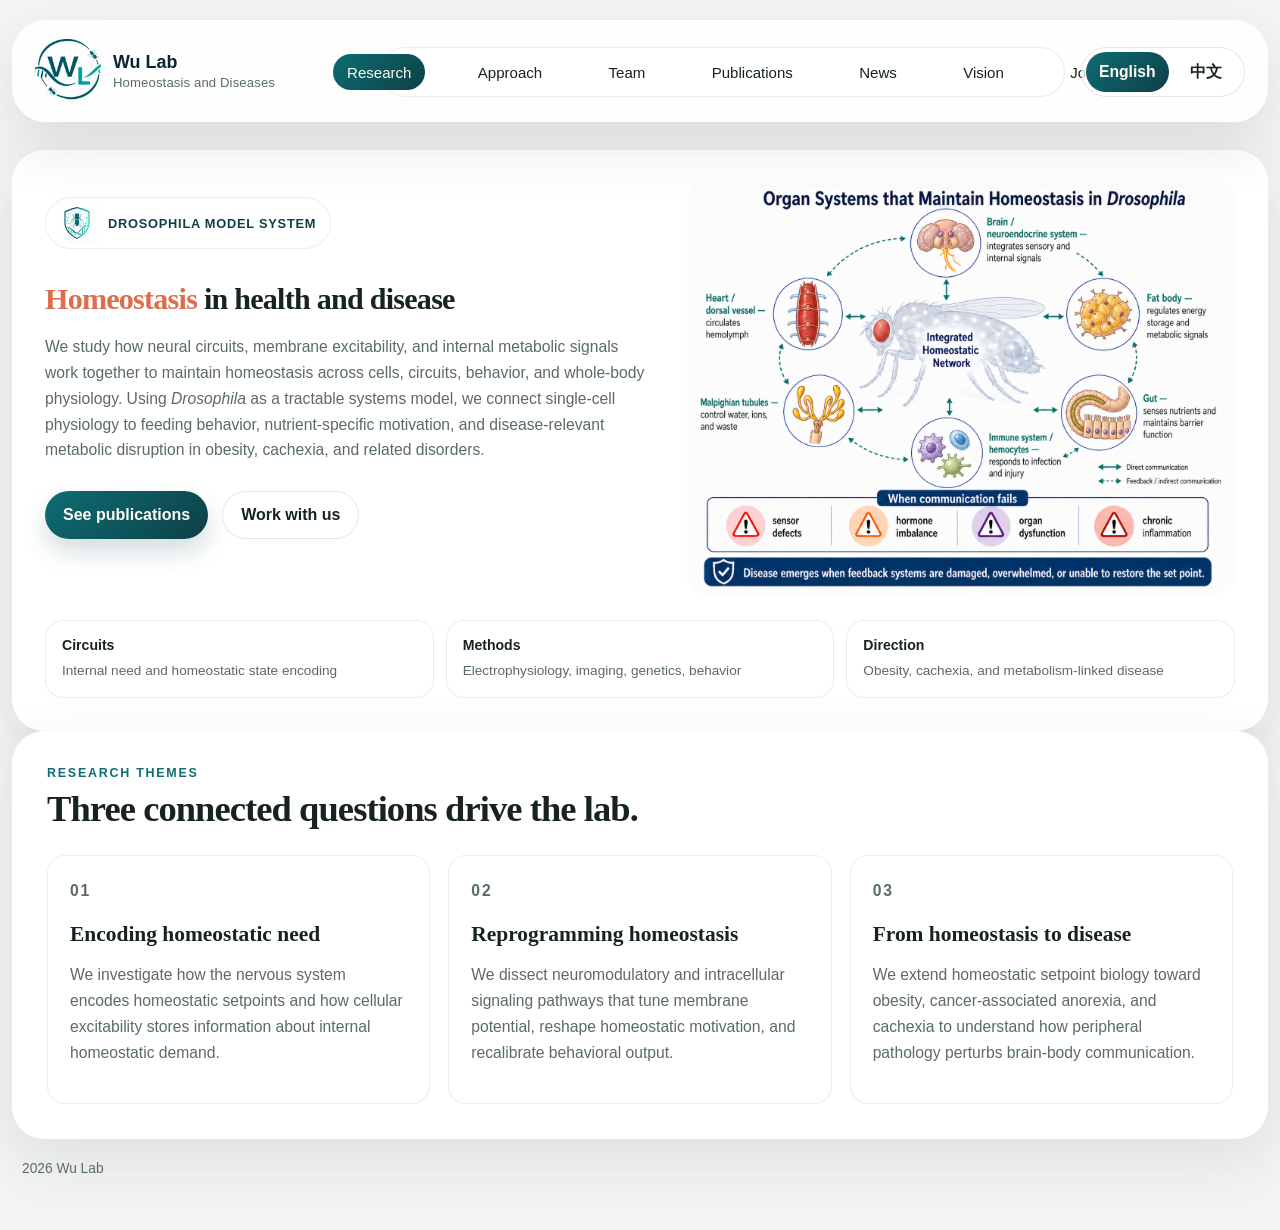
<file: index.html>
<!DOCTYPE html>
<html lang="en">
  <head>
    <meta charset="UTF-8" />
    <meta name="viewport" content="width=device-width, initial-scale=1.0" />
    <title>Wu Lab | Research</title>
    <meta
      name="description"
      content="Wu Lab research on neural control of protein appetite, metabolism, and disease."
    />
    <link rel="alternate" hreflang="en" href="https://www.wuresearch.com/" />
    <link rel="alternate" hreflang="zh" href="https://www.wuresearch.com/zh/index.html" />
    <script>
      document.documentElement.classList.add("has-js");
    </script>
    <link rel="stylesheet" href="./styles.css?v=20260430-him10-badge" />
  </head>
  <body>
    <div class="page-shell">
      <header class="site-header">
        <a class="brand" href="./index.html" aria-label="Wu Lab home">
          <span class="brand-mark">WL</span>
          <span class="brand-text">
            <strong>Wu Lab</strong>
            <span>Homeostasis and Diseases</span>
          </span>
        </a>
        <nav class="site-nav" aria-label="Main navigation">
          <a class="is-active" href="./index.html">Research</a>
          <a href="./approach.html">Approach</a>
          <a href="./people.html">Team</a>
          <a href="./publications.html">Publications</a>
          <a href="./news.html">News</a>
          <a href="./vision.html">Vision</a>
          <a href="./join.html">Join</a>
        </nav>
        <div class="language-switch" aria-label="Language">
          <span aria-current="true">English</span>
          <a href="./zh/index.html" lang="zh-Hans">中文</a>
        </div>
      </header>

      <main class="page-main">
        <section class="hero">
          <div class="hero-copy reveal">
            <div class="model-pill">
              <img src="./him10.png" alt="" aria-hidden="true" />
              <span>Drosophila model system</span>
            </div>
            <h1 class="hero-title hero-title-one-line">
              <span class="hero-line"><span class="hero-highlight">Homeostasis</span> in health and disease</span>
            </h1>
            <p class="hero-text">
              We study how neural circuits, membrane excitability, and internal
              metabolic signals work together to maintain homeostasis across
              cells, circuits, behavior, and whole-body physiology. Using
              <em>Drosophila</em> as a tractable systems model, we connect
              single-cell physiology to feeding behavior, nutrient-specific
              motivation, and disease-relevant metabolic disruption in obesity,
              cachexia, and related disorders.
            </p>
            <div class="hero-actions">
              <a class="button button-primary" href="./publications.html"
                >See publications</a
              >
              <a class="button button-secondary" href="./join.html"
                >Work with us</a
              >
            </div>
          </div>

          <div class="hero-visual reveal" aria-hidden="true">
            <div class="signal-panel">
              <img
                class="hero-diagram"
                src="./him8.png"
                alt=""
              />
            </div>
          </div>

          <ul class="hero-metrics reveal" aria-label="Research focus summary">
            <li>
              <strong>Circuits</strong>
              <span>Internal need and homeostatic state encoding</span>
            </li>
            <li>
              <strong>Methods</strong>
              <span>Electrophysiology, imaging, genetics, behavior</span>
            </li>
            <li>
              <strong>Direction</strong>
              <span>Obesity, cachexia, and metabolism-linked disease</span>
            </li>
          </ul>
        </section>

        <section class="section">
          <div class="section-heading reveal">
            <p class="eyebrow">Research themes</p>
            <h2>Three connected questions drive the lab.</h2>
          </div>
          <div class="card-grid">
            <article class="feature-card reveal">
              <p class="card-index">01</p>
              <h3>Encoding homeostatic need</h3>
              <p>
                We investigate how the nervous system encodes homeostatic
                setpoints and how cellular excitability stores information about
                internal homeostatic demand.
              </p>
            </article>
            <article class="feature-card reveal">
              <p class="card-index">02</p>
              <h3>Reprogramming homeostasis</h3>
              <p>
                We dissect neuromodulatory and intracellular signaling pathways that tune
                membrane potential, reshape homeostatic motivation, and
                recalibrate behavioral output.
              </p>
            </article>
            <article class="feature-card reveal">
              <p class="card-index">03</p>
              <h3>From homeostasis to disease</h3>
              <p>
                We extend homeostatic setpoint biology toward obesity,
                cancer-associated anorexia, and cachexia to understand how
                peripheral pathology perturbs brain-body communication.
              </p>
            </article>
          </div>
        </section>

      </main>

      <footer class="site-footer">
        <p><span id="year"></span> Wu Lab</p>
      </footer>
    </div>

    <script src="./script.js"></script>
  </body>
</html>
</file>
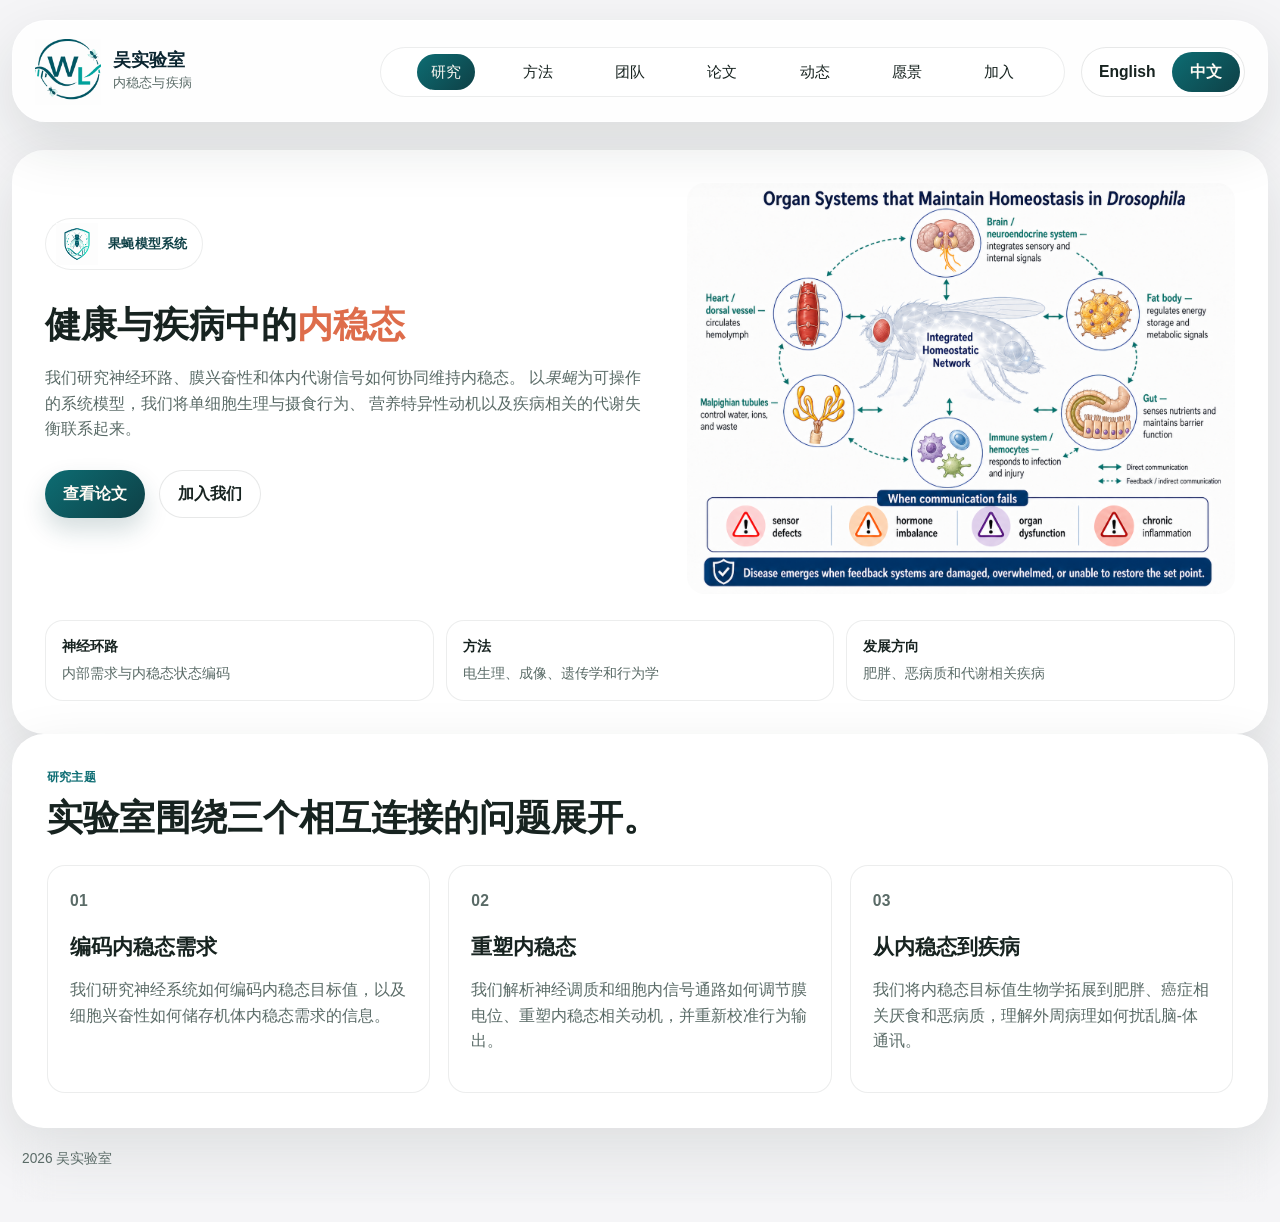
<file: zh/index.html>
<!DOCTYPE html>
<html lang="zh-Hans">
  <head>
    <meta charset="UTF-8" />
    <meta name="viewport" content="width=device-width, initial-scale=1.0" />
    <title>吴实验室 | 研究</title>
    <meta
      name="description"
      content="吴实验室研究蛋白质食欲、代谢和疾病中的神经调控机制。"
    />
    <link rel="alternate" hreflang="en" href="https://www.wuresearch.com/" />
    <link rel="alternate" hreflang="zh" href="https://www.wuresearch.com/zh/index.html" />
    <script>
      document.documentElement.classList.add("has-js");
    </script>
    <link rel="stylesheet" href="../styles.css?v=20260430-him10-badge" />
  </head>
  <body>
    <div class="page-shell">
      <header class="site-header">
        <a class="brand" href="./index.html" aria-label="吴实验室首页">
          <span class="brand-mark">WL</span>
          <span class="brand-text">
            <strong>吴实验室</strong>
            <span>内稳态与疾病</span>
          </span>
        </a>
        <nav class="site-nav" aria-label="主导航">
          <a class="is-active" href="./index.html">研究</a>
          <a href="./approach.html">方法</a>
          <a href="./people.html">团队</a>
          <a href="./publications.html">论文</a>
          <a href="./news.html">动态</a>
          <a href="./vision.html">愿景</a>
          <a href="./join.html">加入</a>
        </nav>
        <div class="language-switch" aria-label="语言">
          <a href="../index.html" lang="en">English</a>
          <span aria-current="true">中文</span>
        </div>
      </header>

      <main class="page-main">
        <section class="hero">
          <div class="hero-copy reveal">
            <div class="model-pill">
              <img src="../him10.png" alt="" aria-hidden="true" />
              <span>果蝇模型系统</span>
            </div>
            <h1 class="hero-title hero-title-one-line">
              <span class="hero-line">健康与疾病中的<span class="hero-highlight">内稳态</span></span>
            </h1>
            <p class="hero-text">
              我们研究神经环路、膜兴奋性和体内代谢信号如何协同维持内稳态。
              以<em>果蝇</em>为可操作的系统模型，我们将单细胞生理与摄食行为、
              营养特异性动机以及疾病相关的代谢失衡联系起来。
            </p>
            <div class="hero-actions">
              <a class="button button-primary" href="./publications.html"
                >查看论文</a
              >
              <a class="button button-secondary" href="./join.html"
                >加入我们</a
              >
            </div>
          </div>

          <div class="hero-visual reveal" aria-hidden="true">
            <div class="signal-panel">
              <img
                class="hero-diagram"
                src="../him8.png"
                alt=""
              />
            </div>
          </div>

          <ul class="hero-metrics reveal" aria-label="研究方向概览">
            <li>
              <strong>神经环路</strong>
              <span>内部需求与内稳态状态编码</span>
            </li>
            <li>
              <strong>方法</strong>
              <span>电生理、成像、遗传学和行为学</span>
            </li>
            <li>
              <strong>发展方向</strong>
              <span>肥胖、恶病质和代谢相关疾病</span>
            </li>
          </ul>
        </section>

        <section class="section">
          <div class="section-heading reveal">
            <p class="eyebrow">研究主题</p>
            <h2 class="heading-one-line">实验室围绕三个相互连接的问题展开。</h2>
          </div>
          <div class="card-grid">
            <article class="feature-card reveal">
              <p class="card-index">01</p>
              <h3>编码内稳态需求</h3>
              <p>
                我们研究神经系统如何编码内稳态目标值，以及细胞兴奋性如何储存机体内稳态需求的信息。
              </p>
            </article>
            <article class="feature-card reveal">
              <p class="card-index">02</p>
              <h3>重塑内稳态</h3>
              <p>
                我们解析神经调质和细胞内信号通路如何调节膜电位、重塑内稳态相关动机，并重新校准行为输出。
              </p>
            </article>
            <article class="feature-card reveal">
              <p class="card-index">03</p>
              <h3>从内稳态到疾病</h3>
              <p>
                我们将内稳态目标值生物学拓展到肥胖、癌症相关厌食和恶病质，理解外周病理如何扰乱脑-体通讯。
              </p>
            </article>
          </div>
        </section>

      </main>

      <footer class="site-footer">
        <p><span id="year"></span> 吴实验室</p>
      </footer>
    </div>

    <script src="../script.js"></script>
  </body>
</html>
</file>
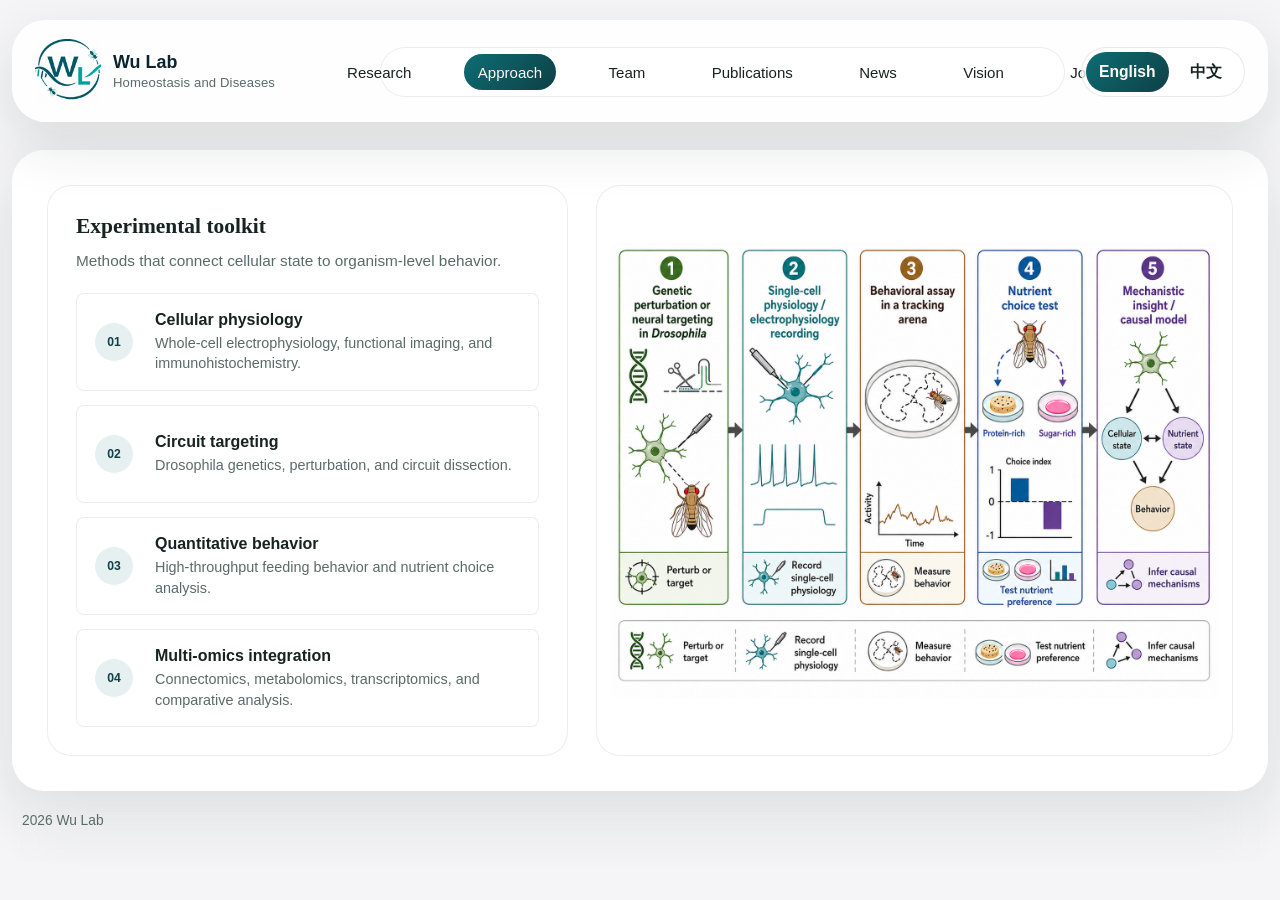
<file: approach.html>
<!DOCTYPE html>
<html lang="en">
  <head>
    <meta charset="UTF-8" />
    <meta name="viewport" content="width=device-width, initial-scale=1.0" />
    <title>Wu Lab | Approach</title>
    <link rel="alternate" hreflang="en" href="https://www.wuresearch.com/approach.html" />
    <link rel="alternate" hreflang="zh" href="https://www.wuresearch.com/zh/approach.html" />
    <script>
      document.documentElement.classList.add("has-js");
    </script>
    <link rel="stylesheet" href="./styles.css?v=20260430-him10-badge" />
  </head>
  <body>
    <div class="page-shell">
      <header class="site-header">
        <a class="brand" href="./index.html" aria-label="Wu Lab home">
          <span class="brand-mark">WL</span>
          <span class="brand-text">
            <strong>Wu Lab</strong>
            <span>Homeostasis and Diseases</span>
          </span>
        </a>
        <nav class="site-nav" aria-label="Main navigation">
          <a href="./index.html">Research</a>
          <a class="is-active" href="./approach.html">Approach</a>
          <a href="./people.html">Team</a>
          <a href="./publications.html">Publications</a>
          <a href="./news.html">News</a>
          <a href="./vision.html">Vision</a>
          <a href="./join.html">Join</a>
        </nav>
        <div class="language-switch" aria-label="Language">
          <span aria-current="true">English</span>
          <a href="./zh/approach.html" lang="zh-Hans">中文</a>
        </div>
      </header>

      <main class="page-main">
        <section class="section">
          <div class="approach-layout">
            <div class="approach-column approach-toolkit reveal">
              <div class="toolkit-heading">
                <h3>Experimental toolkit</h3>
                <p>Methods that connect cellular state to organism-level behavior.</p>
              </div>
              <div class="toolkit-groups">
                <article class="toolkit-item">
                  <span>01</span>
                  <div>
                    <h4>Cellular physiology</h4>
                    <p>Whole-cell electrophysiology, functional imaging, and immunohistochemistry.</p>
                  </div>
                </article>
                <article class="toolkit-item">
                  <span>02</span>
                  <div>
                    <h4>Circuit targeting</h4>
                    <p>Drosophila genetics, perturbation, and circuit dissection.</p>
                  </div>
                </article>
                <article class="toolkit-item">
                  <span>03</span>
                  <div>
                    <h4>Quantitative behavior</h4>
                    <p>High-throughput feeding behavior and nutrient choice analysis.</p>
                  </div>
                </article>
                <article class="toolkit-item">
                  <span>04</span>
                  <div>
                    <h4>Multi-omics integration</h4>
                    <p>Connectomics, metabolomics, transcriptomics, and comparative analysis.</p>
                  </div>
                </article>
              </div>
            </div>
            <figure class="approach-image-card reveal">
              <img src="./him3.png" alt="Research figure" />
            </figure>
          </div>
        </section>
      </main>

      <footer class="site-footer">
        <p><span id="year"></span> Wu Lab</p>
      </footer>
    </div>

    <script src="./script.js"></script>
  </body>
</html>
</file>
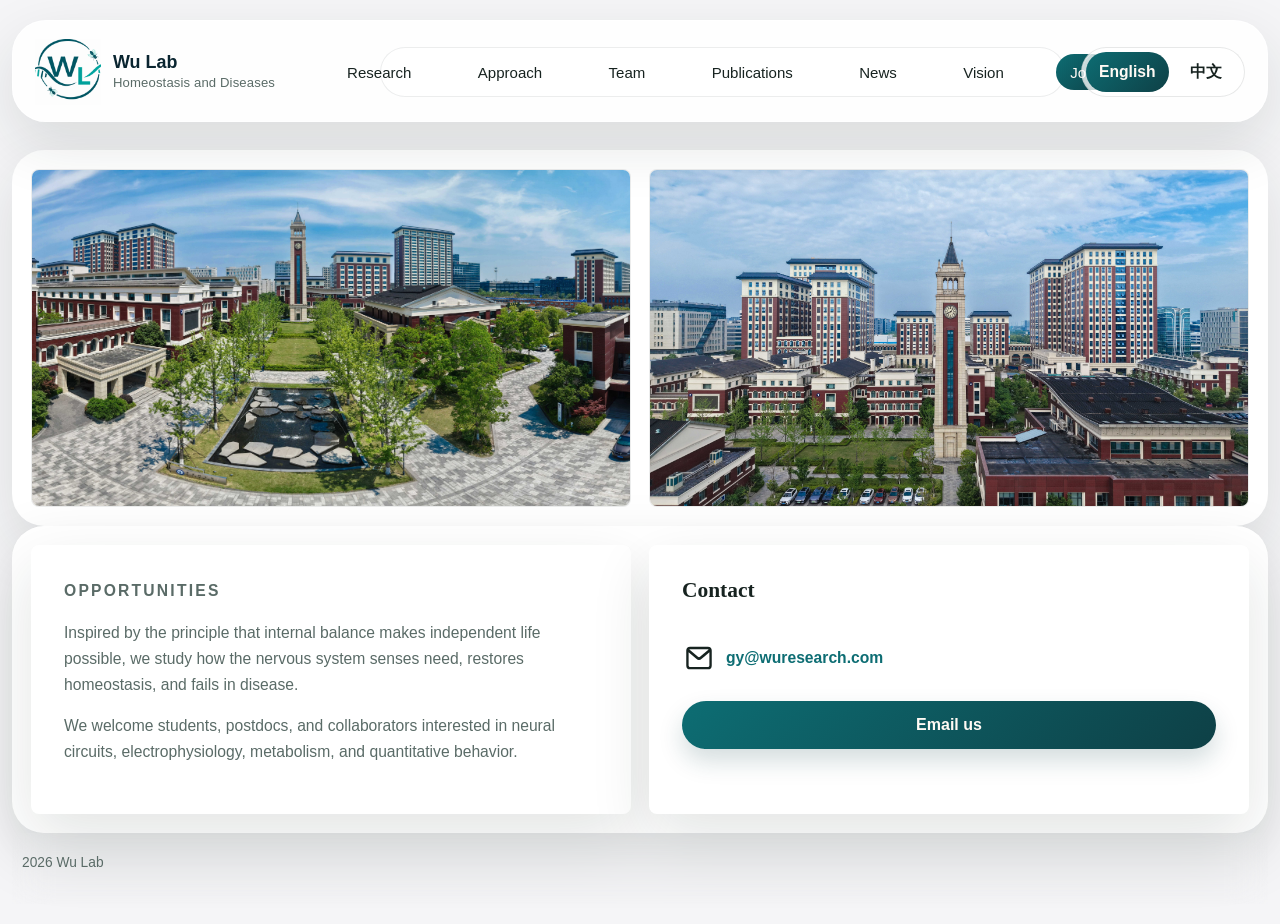
<file: join.html>
<!DOCTYPE html>
<html lang="en">
  <head>
    <meta charset="UTF-8" />
    <meta name="viewport" content="width=device-width, initial-scale=1.0" />
    <title>Wu Lab | Join</title>
    <link rel="alternate" hreflang="en" href="https://www.wuresearch.com/join.html" />
    <link rel="alternate" hreflang="zh" href="https://www.wuresearch.com/zh/join.html" />
    <script>
      document.documentElement.classList.add("has-js");
    </script>
    <link rel="stylesheet" href="./styles.css?v=20260430-him10-badge" />
  </head>
  <body>
    <div class="page-shell">
      <header class="site-header">
        <a class="brand" href="./index.html" aria-label="Wu Lab home">
          <span class="brand-mark">WL</span>
          <span class="brand-text">
            <strong>Wu Lab</strong>
            <span>Homeostasis and Diseases</span>
          </span>
        </a>
        <nav class="site-nav" aria-label="Main navigation">
          <a href="./index.html">Research</a>
          <a href="./approach.html">Approach</a>
          <a href="./people.html">Team</a>
          <a href="./publications.html">Publications</a>
          <a href="./news.html">News</a>
          <a href="./vision.html">Vision</a>
          <a class="is-active" href="./join.html">Join</a>
        </nav>
        <div class="language-switch" aria-label="Language">
          <span aria-current="true">English</span>
          <a href="./zh/join.html" lang="zh-Hans">中文</a>
        </div>
      </header>

      <main class="page-main">
        <section class="join-image-banner reveal" aria-label="Campus views">
          <figure>
            <img src="./him1.jpg" alt="Campus building view" />
          </figure>
          <figure>
            <img src="./him2.jpg" alt="Campus skyline view" />
          </figure>
        </section>

        <section class="section join-section">
          <div class="join-panel reveal">
            <div>
              <p class="eyebrow">Opportunities</p>
              <p>
                Inspired by the principle that internal balance makes independent
                life possible, we study how the nervous system senses need,
                restores homeostasis, and fails in disease.
              </p>
              <p>
                We welcome students, postdocs, and collaborators interested in
                neural circuits, electrophysiology, metabolism, and quantitative
                behavior.
              </p>
            </div>
            <div class="contact-box">
              <h3>Contact</h3>
              <p class="email-contact">
                <span class="email-icon" aria-hidden="true">
                  <svg viewBox="0 0 24 24" focusable="false">
                    <path d="M3 6.75A2.75 2.75 0 0 1 5.75 4h12.5A2.75 2.75 0 0 1 21 6.75v10.5A2.75 2.75 0 0 1 18.25 20H5.75A2.75 2.75 0 0 1 3 17.25V6.75Zm2.2-.78 6.08 5.16c.42.36 1.02.36 1.44 0l6.08-5.16a1.2 1.2 0 0 0-.55-.14H5.75c-.2 0-.38.05-.55.14Zm14.13 2.01-5.43 4.61a2.9 2.9 0 0 1-3.8 0L4.67 7.98v9.27c0 .6.48 1.08 1.08 1.08h12.5c.6 0 1.08-.48 1.08-1.08V7.98Z" />
                  </svg>
                </span>
                <a class="inline-link" href="mailto:gy@wuresearch.com">gy@wuresearch.com</a>
              </p>
              <a class="button button-primary" href="mailto:gy@wuresearch.com"
                >Email us</a
              >
            </div>
          </div>
        </section>
      </main>

      <footer class="site-footer">
        <p><span id="year"></span> Wu Lab</p>
      </footer>
    </div>

    <script src="./script.js"></script>
  </body>
</html>
</file>
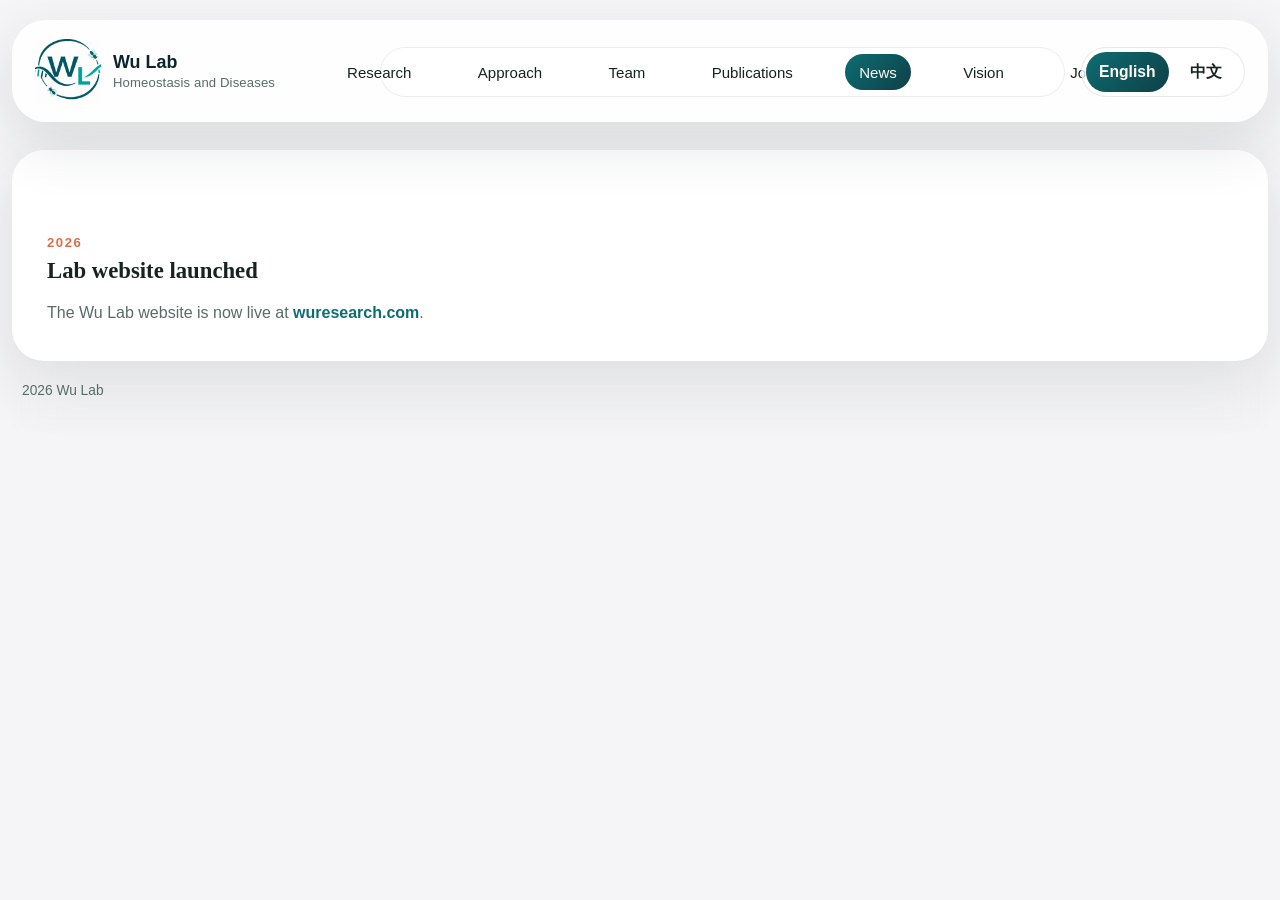
<file: news.html>
<!DOCTYPE html>
<html lang="en">
  <head>
    <meta charset="UTF-8" />
    <meta name="viewport" content="width=device-width, initial-scale=1.0" />
    <title>Wu Lab | News</title>
    <link rel="alternate" hreflang="en" href="https://www.wuresearch.com/news.html" />
    <link rel="alternate" hreflang="zh" href="https://www.wuresearch.com/zh/news.html" />
    <script>
      document.documentElement.classList.add("has-js");
    </script>
    <link rel="stylesheet" href="./styles.css?v=20260430-him10-badge" />
  </head>
  <body>
    <div class="page-shell">
      <header class="site-header">
        <a class="brand" href="./index.html" aria-label="Wu Lab home">
          <span class="brand-mark">WL</span>
          <span class="brand-text">
            <strong>Wu Lab</strong>
            <span>Homeostasis and Diseases</span>
          </span>
        </a>
        <nav class="site-nav" aria-label="Main navigation">
          <a href="./index.html">Research</a>
          <a href="./approach.html">Approach</a>
          <a href="./people.html">Team</a>
          <a href="./publications.html">Publications</a>
          <a class="is-active" href="./news.html">News</a>
          <a href="./vision.html">Vision</a>
          <a href="./join.html">Join</a>
        </nav>
        <div class="language-switch" aria-label="Language">
          <span aria-current="true">English</span>
          <a href="./zh/news.html" lang="zh-Hans">中文</a>
        </div>
      </header>

      <main class="page-main">
        <section class="section">
          <div class="news-list news-list-column news-list-style">
            <article class="news-item reveal">
              <p class="news-date">2026</p>
              <h3>Lab website launched</h3>
              <p>
                The Wu Lab website is now live at
                <a class="inline-link" href="https://www.wuresearch.com" target="_blank" rel="noreferrer">wuresearch.com</a>.
              </p>
            </article>
          </div>
        </section>
      </main>

      <footer class="site-footer">
        <p><span id="year"></span> Wu Lab</p>
      </footer>
    </div>

    <script src="./script.js"></script>
  </body>
</html>
</file>
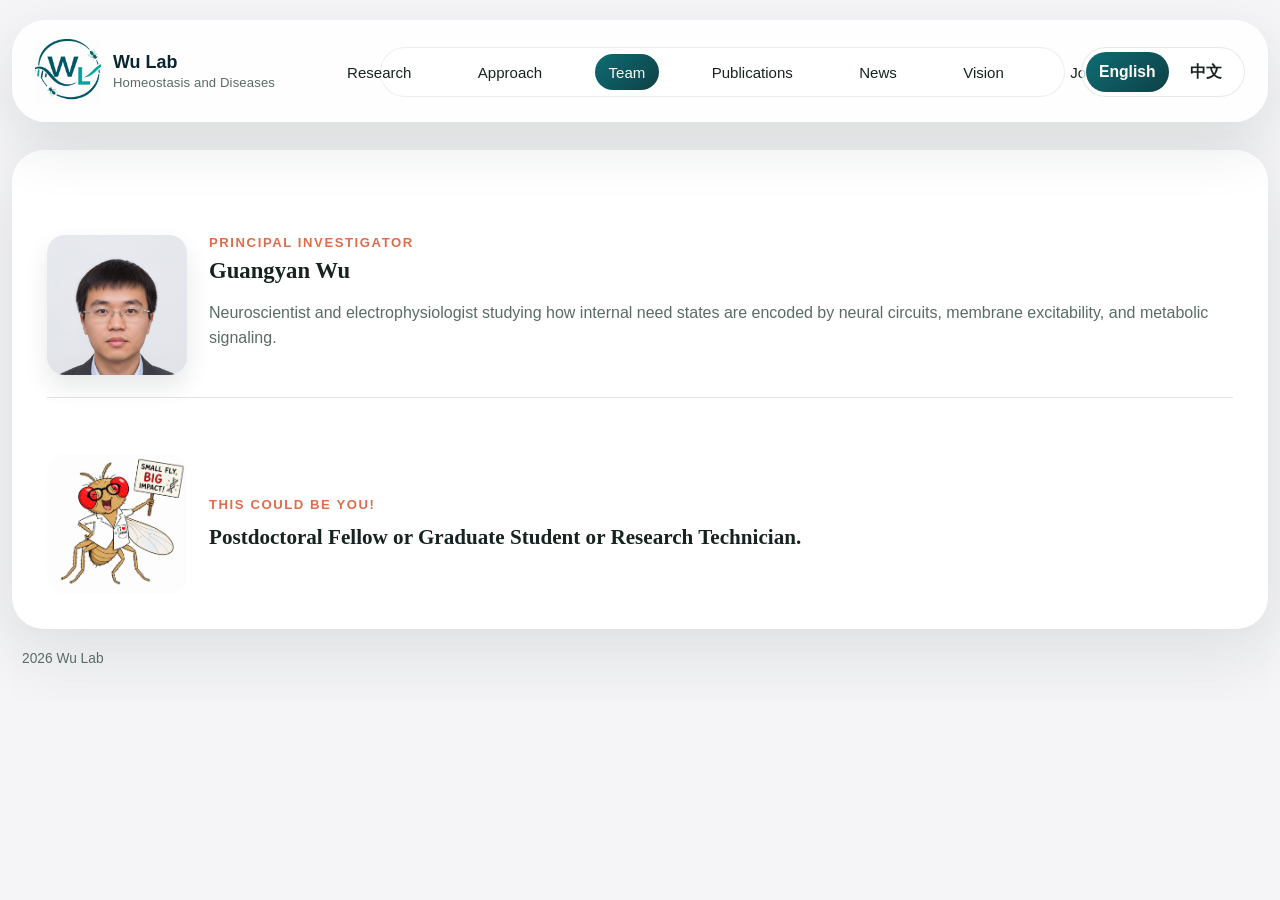
<file: people.html>
<!DOCTYPE html>
<html lang="en">
  <head>
    <meta charset="UTF-8" />
    <meta name="viewport" content="width=device-width, initial-scale=1.0" />
    <title>Wu Lab | Team</title>
    <link rel="alternate" hreflang="en" href="https://www.wuresearch.com/people.html" />
    <link rel="alternate" hreflang="zh" href="https://www.wuresearch.com/zh/people.html" />
    <script>
      document.documentElement.classList.add("has-js");
    </script>
    <link rel="stylesheet" href="./styles.css?v=20260430-him10-badge" />
  </head>
  <body>
    <div class="page-shell">
      <header class="site-header">
        <a class="brand" href="./index.html" aria-label="Wu Lab home">
          <span class="brand-mark">WL</span>
          <span class="brand-text">
            <strong>Wu Lab</strong>
            <span>Homeostasis and Diseases</span>
          </span>
        </a>
        <nav class="site-nav" aria-label="Main navigation">
          <a href="./index.html">Research</a>
          <a href="./approach.html">Approach</a>
          <a class="is-active" href="./people.html">Team</a>
          <a href="./publications.html">Publications</a>
          <a href="./news.html">News</a>
          <a href="./vision.html">Vision</a>
          <a href="./join.html">Join</a>
        </nav>
        <div class="language-switch" aria-label="Language">
          <span aria-current="true">English</span>
          <a href="./zh/people.html" lang="zh-Hans">中文</a>
        </div>
      </header>

      <main class="page-main">
        <section class="section">
          <div class="people-grid people-grid-column people-list-style">
            <article class="person-card person-card-featured reveal">
              <img
                class="person-photo"
                src="./PI3.JPG"
                alt="Portrait of Guangyan Wu"
              />
              <div class="person-copy">
                <p class="person-role">Principal Investigator</p>
                <h3>Guangyan Wu</h3>
                <p>
                  Neuroscientist and electrophysiologist studying how internal
                  need states are encoded by neural circuits, membrane
                  excitability, and metabolic signaling.
                </p>
              </div>
            </article>
            <article class="person-card person-card-opportunity reveal">
              <img
                class="future-member-photo"
                src="./him5.png"
                alt="Future lab member illustration"
              />
              <div class="person-copy">
                <p class="person-role">This could be you!</p>
                <h3>Postdoctoral Fellow or Graduate Student or Research Technician.</h3>
              </div>
            </article>
          </div>
        </section>
      </main>

      <footer class="site-footer">
        <p><span id="year"></span> Wu Lab</p>
      </footer>
    </div>

    <script src="./script.js"></script>
  </body>
</html>
</file>
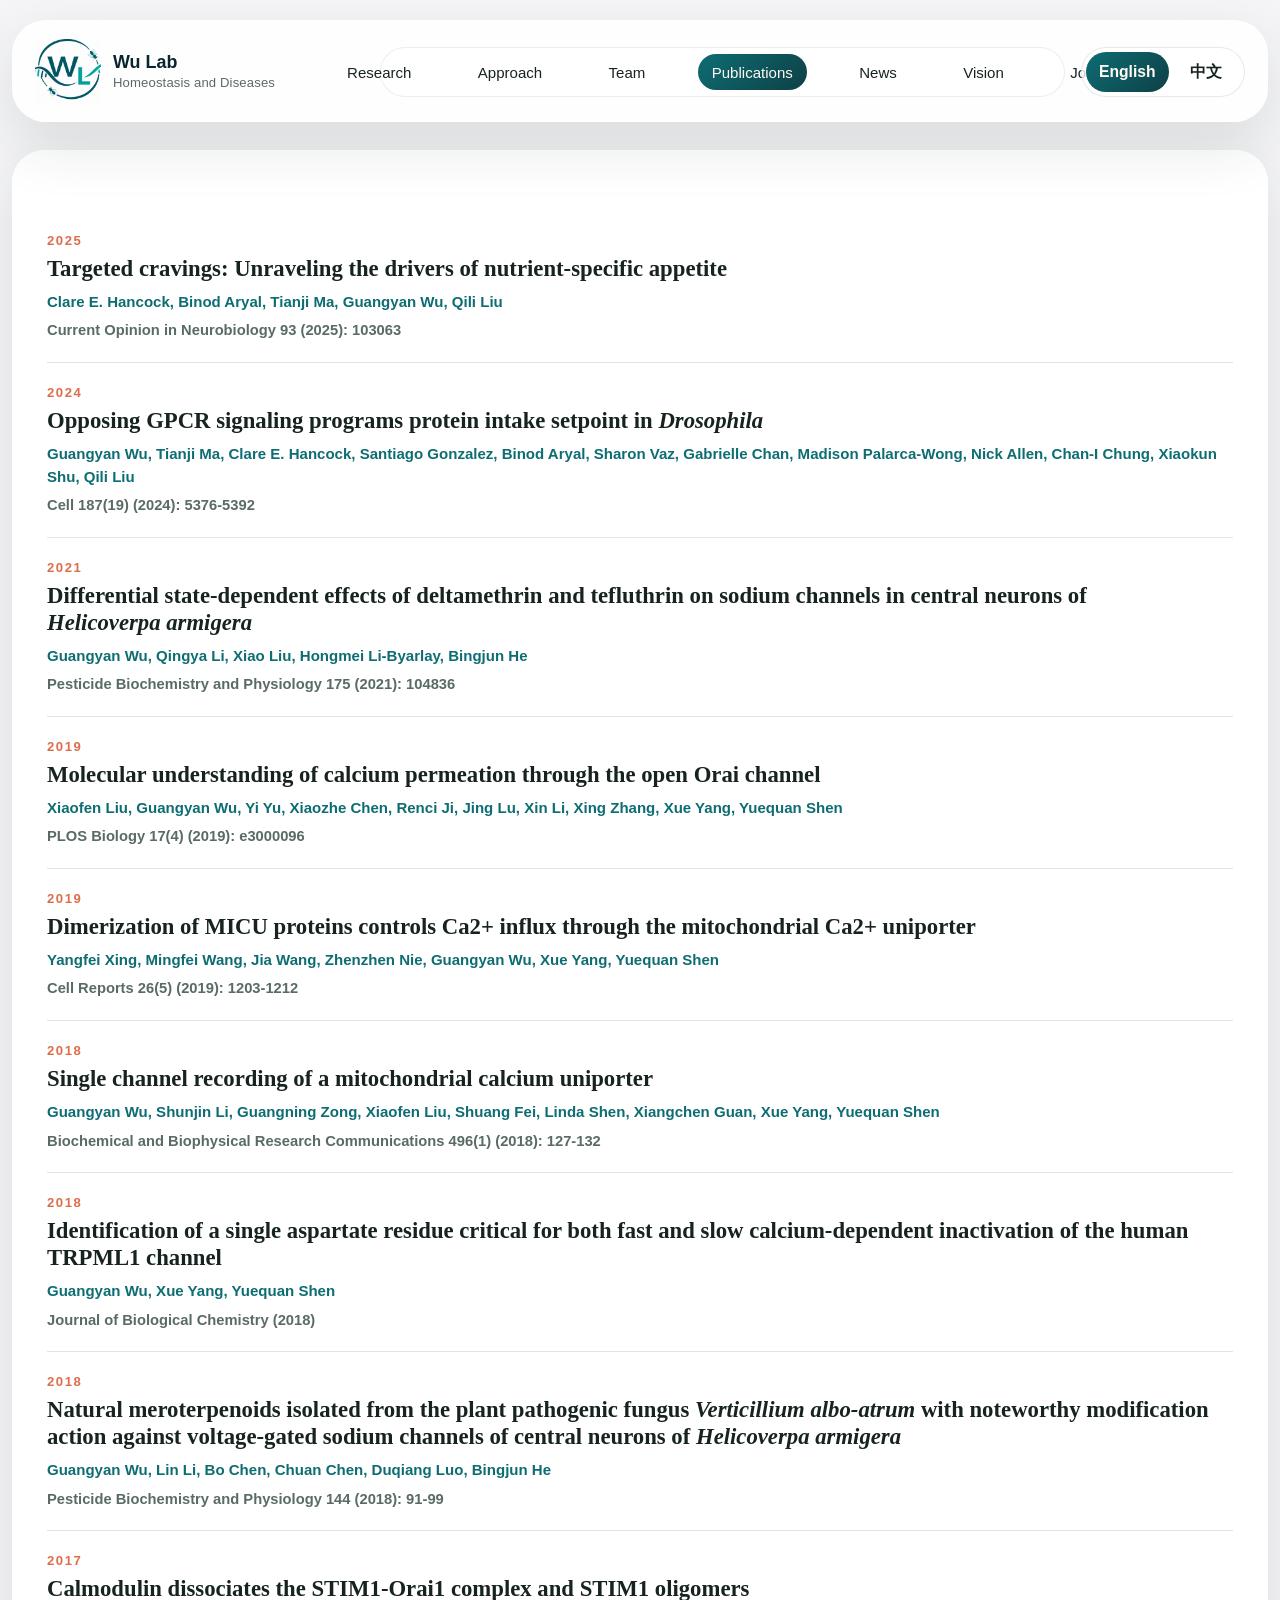
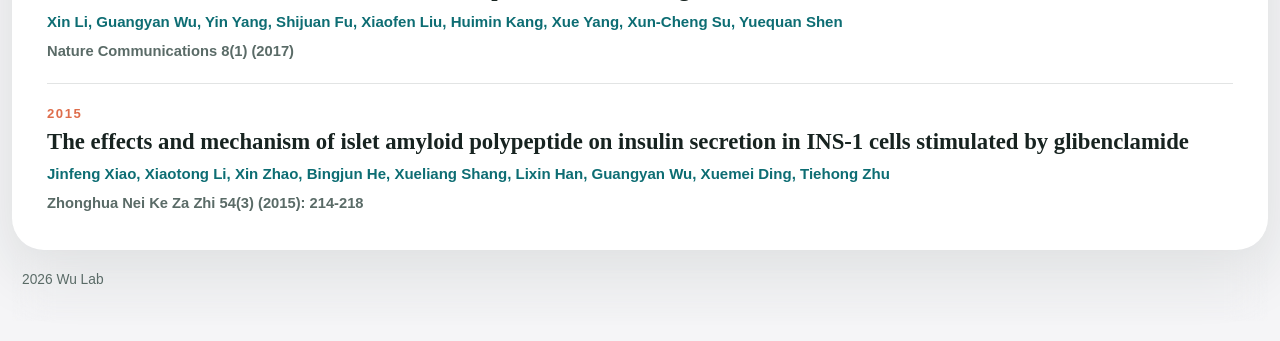
<file: publications.html>
<!DOCTYPE html>
<html lang="en">
  <head>
    <meta charset="UTF-8" />
    <meta name="viewport" content="width=device-width, initial-scale=1.0" />
    <title>Wu Lab | Publications</title>
    <link rel="alternate" hreflang="en" href="https://www.wuresearch.com/publications.html" />
    <link rel="alternate" hreflang="zh" href="https://www.wuresearch.com/zh/publications.html" />
    <script>
      document.documentElement.classList.add("has-js");
    </script>
    <link rel="stylesheet" href="./styles.css?v=20260430-him10-badge" />
  </head>
  <body>
    <div class="page-shell">
      <header class="site-header">
        <a class="brand" href="./index.html" aria-label="Wu Lab home">
          <span class="brand-mark">WL</span>
          <span class="brand-text">
            <strong>Wu Lab</strong>
            <span>Homeostasis and Diseases</span>
          </span>
        </a>
        <nav class="site-nav" aria-label="Main navigation">
          <a href="./index.html">Research</a>
          <a href="./approach.html">Approach</a>
          <a href="./people.html">Team</a>
          <a class="is-active" href="./publications.html">Publications</a>
          <a href="./news.html">News</a>
          <a href="./vision.html">Vision</a>
          <a href="./join.html">Join</a>
        </nav>
        <div class="language-switch" aria-label="Language">
          <span aria-current="true">English</span>
          <a href="./zh/publications.html" lang="zh-Hans">中文</a>
        </div>
      </header>

      <main class="page-main">
        <section class="section">
          <div class="publication-list publication-list-column publication-list-force-single">
            <article class="publication-item reveal">
              <p class="publication-year">2025</p>
              <h3>Targeted cravings: Unraveling the drivers of nutrient-specific appetite</h3>
              <p class="publication-authors">Clare E. Hancock, Binod Aryal, Tianji Ma, Guangyan Wu, Qili Liu</p>
              <p class="publication-meta">Current Opinion in Neurobiology 93 (2025): 103063</p>
            </article>
            <article class="publication-item reveal">
              <p class="publication-year">2024</p>
              <h3>Opposing GPCR signaling programs protein intake setpoint in <em>Drosophila</em></h3>
              <p class="publication-authors">Guangyan Wu, Tianji Ma, Clare E. Hancock, Santiago Gonzalez, Binod Aryal, Sharon Vaz, Gabrielle Chan, Madison Palarca-Wong, Nick Allen, Chan-I Chung, Xiaokun Shu, Qili Liu</p>
              <p class="publication-meta">Cell 187(19) (2024): 5376-5392</p>
            </article>
            <article class="publication-item reveal">
              <p class="publication-year">2021</p>
              <h3>Differential state-dependent effects of deltamethrin and tefluthrin on sodium channels in central neurons of <em>Helicoverpa armigera</em></h3>
              <p class="publication-authors">Guangyan Wu, Qingya Li, Xiao Liu, Hongmei Li-Byarlay, Bingjun He</p>
              <p class="publication-meta">Pesticide Biochemistry and Physiology 175 (2021): 104836</p>
            </article>
            <article class="publication-item reveal">
              <p class="publication-year">2019</p>
              <h3>Molecular understanding of calcium permeation through the open Orai channel</h3>
              <p class="publication-authors">Xiaofen Liu, Guangyan Wu, Yi Yu, Xiaozhe Chen, Renci Ji, Jing Lu, Xin Li, Xing Zhang, Xue Yang, Yuequan Shen</p>
              <p class="publication-meta">PLOS Biology 17(4) (2019): e3000096</p>
            </article>
            <article class="publication-item reveal">
              <p class="publication-year">2019</p>
              <h3>Dimerization of MICU proteins controls Ca2+ influx through the mitochondrial Ca2+ uniporter</h3>
              <p class="publication-authors">Yangfei Xing, Mingfei Wang, Jia Wang, Zhenzhen Nie, Guangyan Wu, Xue Yang, Yuequan Shen</p>
              <p class="publication-meta">Cell Reports 26(5) (2019): 1203-1212</p>
            </article>
            <article class="publication-item reveal">
              <p class="publication-year">2018</p>
              <h3>Single channel recording of a mitochondrial calcium uniporter</h3>
              <p class="publication-authors">Guangyan Wu, Shunjin Li, Guangning Zong, Xiaofen Liu, Shuang Fei, Linda Shen, Xiangchen Guan, Xue Yang, Yuequan Shen</p>
              <p class="publication-meta">Biochemical and Biophysical Research Communications 496(1) (2018): 127-132</p>
            </article>
            <article class="publication-item reveal">
              <p class="publication-year">2018</p>
              <h3>Identification of a single aspartate residue critical for both fast and slow calcium-dependent inactivation of the human TRPML1 channel</h3>
              <p class="publication-authors">Guangyan Wu, Xue Yang, Yuequan Shen</p>
              <p class="publication-meta">Journal of Biological Chemistry (2018)</p>
            </article>
            <article class="publication-item reveal">
              <p class="publication-year">2018</p>
              <h3>Natural meroterpenoids isolated from the plant pathogenic fungus <em>Verticillium albo-atrum</em> with noteworthy modification action against voltage-gated sodium channels of central neurons of <em>Helicoverpa armigera</em></h3>
              <p class="publication-authors">Guangyan Wu, Lin Li, Bo Chen, Chuan Chen, Duqiang Luo, Bingjun He</p>
              <p class="publication-meta">Pesticide Biochemistry and Physiology 144 (2018): 91-99</p>
            </article>
            <article class="publication-item reveal">
              <p class="publication-year">2017</p>
              <h3>Calmodulin dissociates the STIM1-Orai1 complex and STIM1 oligomers</h3>
              <p class="publication-authors">Xin Li, Guangyan Wu, Yin Yang, Shijuan Fu, Xiaofen Liu, Huimin Kang, Xue Yang, Xun-Cheng Su, Yuequan Shen</p>
              <p class="publication-meta">Nature Communications 8(1) (2017)</p>
            </article>
            <article class="publication-item reveal">
              <p class="publication-year">2015</p>
              <h3>The effects and mechanism of islet amyloid polypeptide on insulin secretion in INS-1 cells stimulated by glibenclamide</h3>
              <p class="publication-authors">Jinfeng Xiao, Xiaotong Li, Xin Zhao, Bingjun He, Xueliang Shang, Lixin Han, Guangyan Wu, Xuemei Ding, Tiehong Zhu</p>
              <p class="publication-meta">Zhonghua Nei Ke Za Zhi 54(3) (2015): 214-218</p>
            </article>
          </div>
        </section>
      </main>

      <footer class="site-footer">
        <p><span id="year"></span> Wu Lab</p>
      </footer>
    </div>

    <script src="./script.js"></script>
  </body>
</html>
</file>
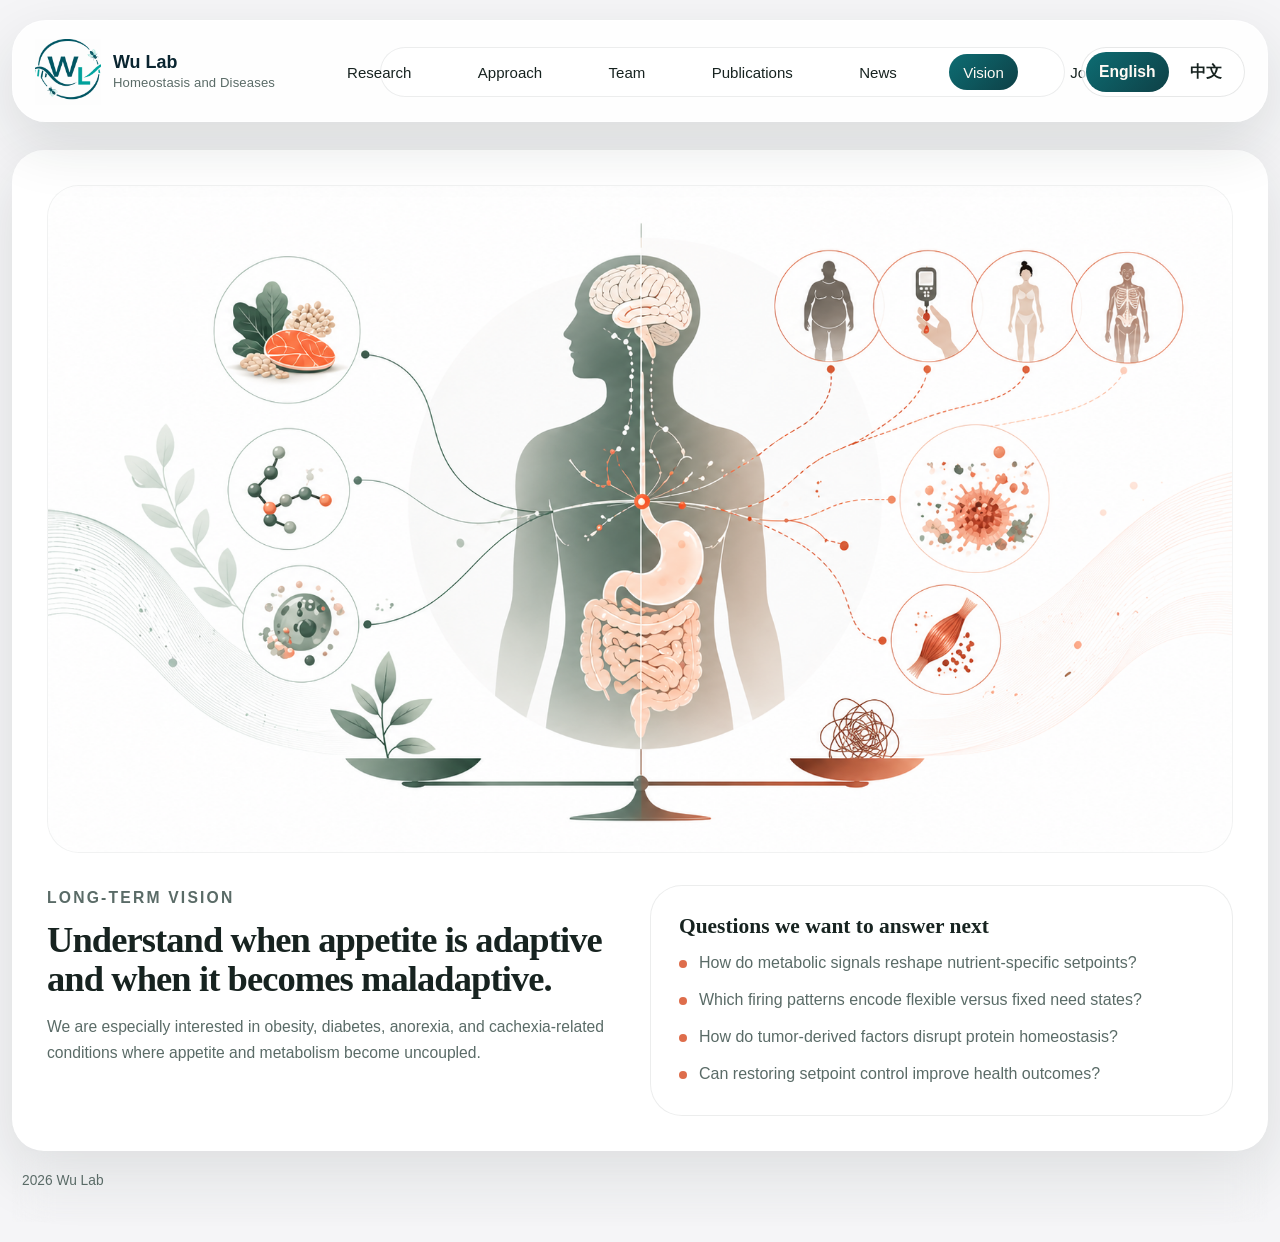
<file: vision.html>
<!DOCTYPE html>
<html lang="en">
  <head>
    <meta charset="UTF-8" />
    <meta name="viewport" content="width=device-width, initial-scale=1.0" />
    <title>Wu Lab | Vision</title>
    <link rel="alternate" hreflang="en" href="https://www.wuresearch.com/vision.html" />
    <link rel="alternate" hreflang="zh" href="https://www.wuresearch.com/zh/vision.html" />
    <script>
      document.documentElement.classList.add("has-js");
    </script>
    <link rel="stylesheet" href="./styles.css?v=20260430-him10-badge" />
  </head>
  <body>
    <div class="page-shell">
      <header class="site-header">
        <a class="brand" href="./index.html" aria-label="Wu Lab home">
          <span class="brand-mark">WL</span>
          <span class="brand-text">
            <strong>Wu Lab</strong>
            <span>Homeostasis and Diseases</span>
          </span>
        </a>
        <nav class="site-nav" aria-label="Main navigation">
          <a href="./index.html">Research</a>
          <a href="./approach.html">Approach</a>
          <a href="./people.html">Team</a>
          <a href="./publications.html">Publications</a>
          <a href="./news.html">News</a>
          <a class="is-active" href="./vision.html">Vision</a>
          <a href="./join.html">Join</a>
        </nav>
        <div class="language-switch" aria-label="Language">
          <span aria-current="true">English</span>
          <a href="./zh/vision.html" lang="zh-Hans">中文</a>
        </div>
      </header>

      <main class="page-main">
        <section class="section vision-section">
          <figure class="vision-image-banner reveal" aria-label="Homeostasis and disease illustration">
            <img src="./him6.png" alt="Homeostasis and disease illustration" />
          </figure>

          <div class="vision-layout">
            <div class="vision-copy reveal">
              <p class="eyebrow">Long-term vision</p>
              <h2>
                Understand when appetite is adaptive and when it becomes
                maladaptive.
              </h2>
              <p>
                We are especially interested in obesity, diabetes, anorexia,
                and cachexia-related conditions where appetite and metabolism
                become uncoupled.
              </p>
            </div>
            <div class="vision-panel reveal">
              <h3>Questions we want to answer next</h3>
              <ul class="stack-list">
                <li>How do metabolic signals reshape nutrient-specific setpoints?</li>
                <li>Which firing patterns encode flexible versus fixed need states?</li>
                <li>How do tumor-derived factors disrupt protein homeostasis?</li>
                <li>Can restoring setpoint control improve health outcomes?</li>
              </ul>
            </div>
          </div>
        </section>
      </main>

      <footer class="site-footer">
        <p><span id="year"></span> Wu Lab</p>
      </footer>
    </div>

    <script src="./script.js"></script>
  </body>
</html>
</file>
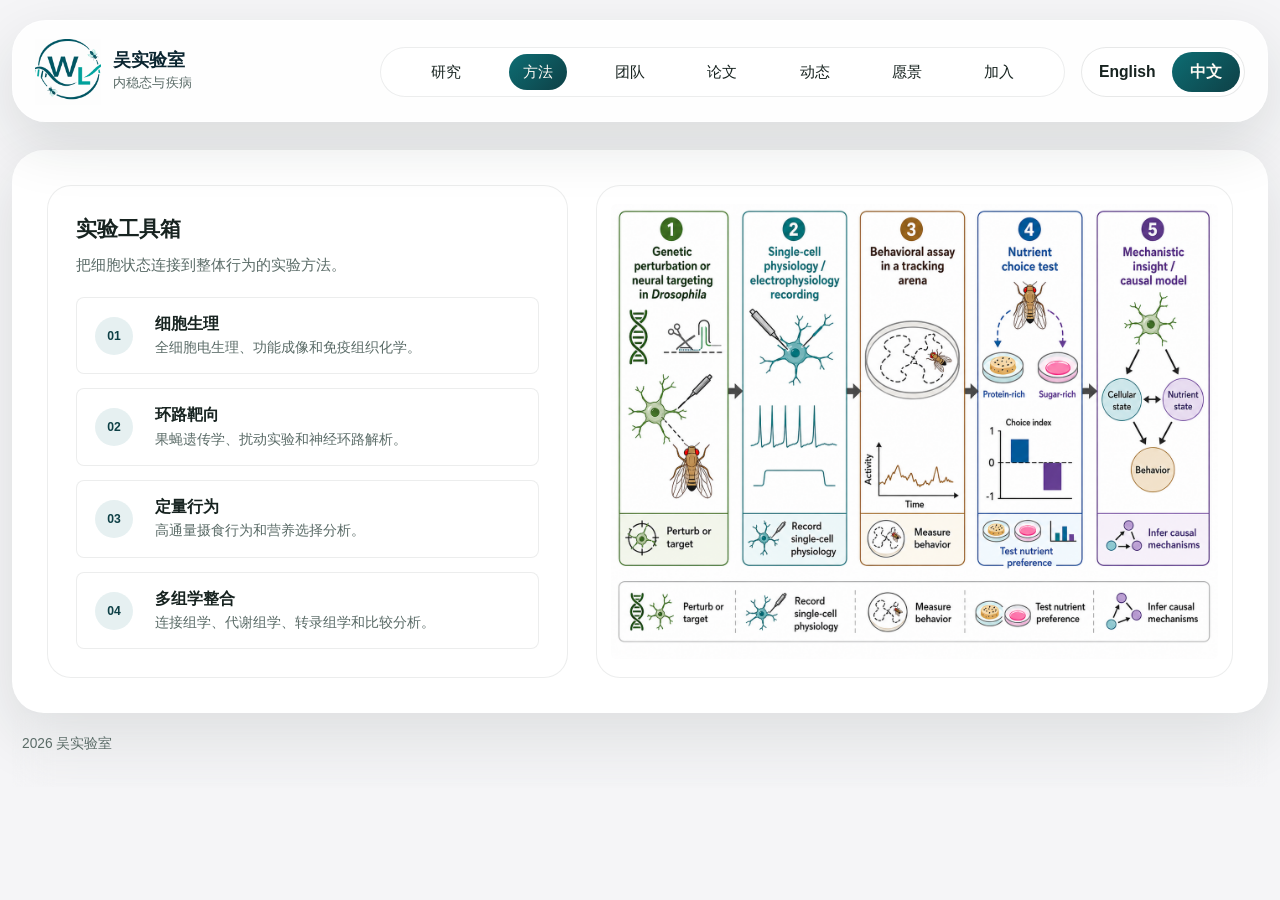
<file: zh/approach.html>
<!DOCTYPE html>
<html lang="zh-Hans">
  <head>
    <meta charset="UTF-8" />
    <meta name="viewport" content="width=device-width, initial-scale=1.0" />
    <title>吴实验室 | 方法</title>
    <link rel="alternate" hreflang="en" href="https://www.wuresearch.com/approach.html" />
    <link rel="alternate" hreflang="zh" href="https://www.wuresearch.com/zh/approach.html" />
    <script>
      document.documentElement.classList.add("has-js");
    </script>
    <link rel="stylesheet" href="../styles.css?v=20260430-him10-badge" />
  </head>
  <body>
    <div class="page-shell">
      <header class="site-header">
        <a class="brand" href="./index.html" aria-label="吴实验室首页">
          <span class="brand-mark">WL</span>
          <span class="brand-text">
            <strong>吴实验室</strong>
            <span>内稳态与疾病</span>
          </span>
        </a>
        <nav class="site-nav" aria-label="主导航">
          <a href="./index.html">研究</a>
          <a class="is-active" href="./approach.html">方法</a>
          <a href="./people.html">团队</a>
          <a href="./publications.html">论文</a>
          <a href="./news.html">动态</a>
          <a href="./vision.html">愿景</a>
          <a href="./join.html">加入</a>
        </nav>
        <div class="language-switch" aria-label="语言">
          <a href="../approach.html" lang="en">English</a>
          <span aria-current="true">中文</span>
        </div>
      </header>

      <main class="page-main">
        <section class="section">
          <div class="approach-layout">
            <div class="approach-column approach-toolkit reveal">
              <div class="toolkit-heading">
                <h3>实验工具箱</h3>
                <p>把细胞状态连接到整体行为的实验方法。</p>
              </div>
              <div class="toolkit-groups">
                <article class="toolkit-item">
                  <span>01</span>
                  <div>
                    <h4>细胞生理</h4>
                    <p>全细胞电生理、功能成像和免疫组织化学。</p>
                  </div>
                </article>
                <article class="toolkit-item">
                  <span>02</span>
                  <div>
                    <h4>环路靶向</h4>
                    <p>果蝇遗传学、扰动实验和神经环路解析。</p>
                  </div>
                </article>
                <article class="toolkit-item">
                  <span>03</span>
                  <div>
                    <h4>定量行为</h4>
                    <p>高通量摄食行为和营养选择分析。</p>
                  </div>
                </article>
                <article class="toolkit-item">
                  <span>04</span>
                  <div>
                    <h4>多组学整合</h4>
                    <p>连接组学、代谢组学、转录组学和比较分析。</p>
                  </div>
                </article>
              </div>
            </div>
            <figure class="approach-image-card reveal">
              <img src="../him3.png" alt="研究图示" />
            </figure>
          </div>
        </section>
      </main>

      <footer class="site-footer">
        <p><span id="year"></span> 吴实验室</p>
      </footer>
    </div>

    <script src="../script.js"></script>
  </body>
</html>
</file>
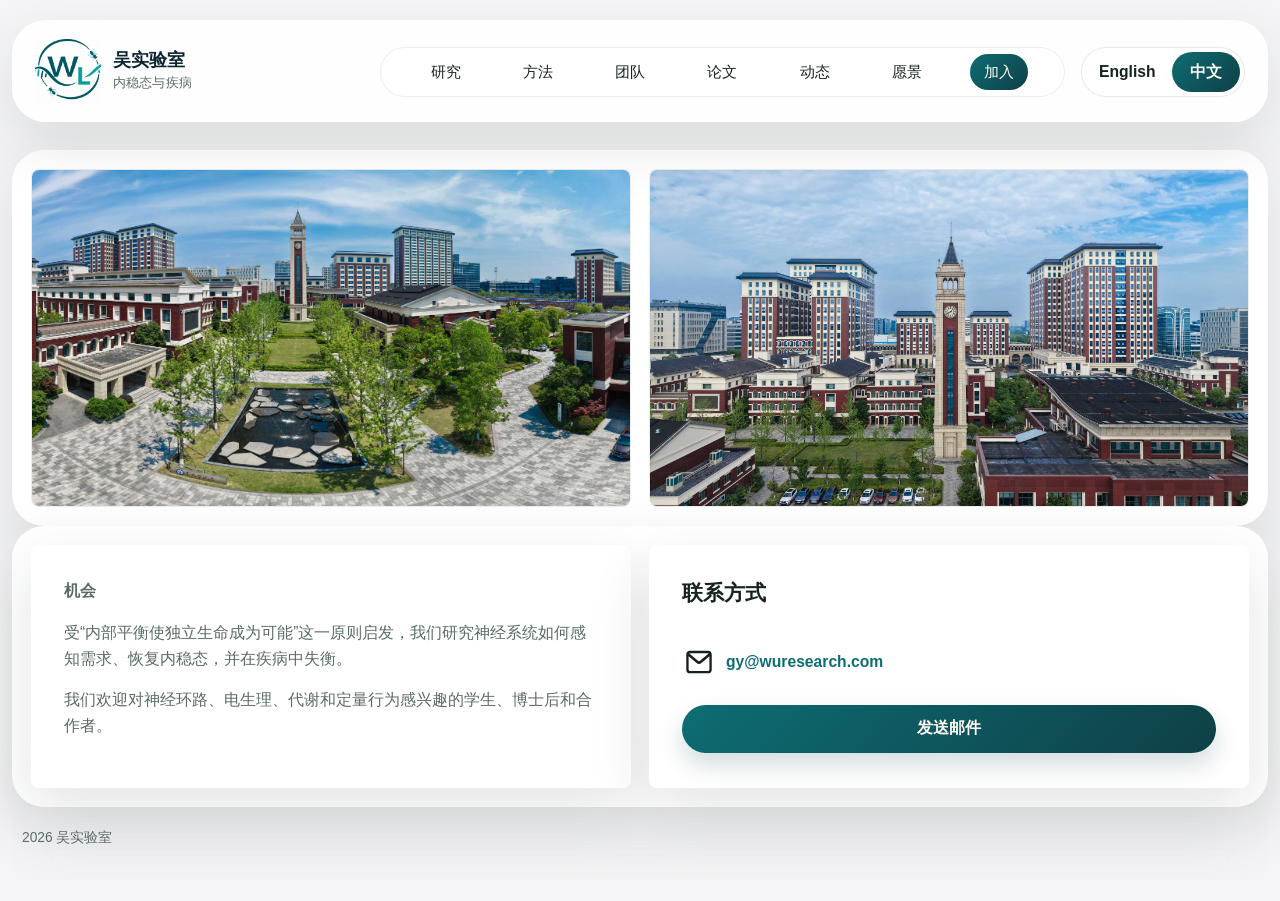
<file: zh/join.html>
<!DOCTYPE html>
<html lang="zh-Hans">
  <head>
    <meta charset="UTF-8" />
    <meta name="viewport" content="width=device-width, initial-scale=1.0" />
    <title>吴实验室 | 加入</title>
    <link rel="alternate" hreflang="en" href="https://www.wuresearch.com/join.html" />
    <link rel="alternate" hreflang="zh" href="https://www.wuresearch.com/zh/join.html" />
    <script>
      document.documentElement.classList.add("has-js");
    </script>
    <link rel="stylesheet" href="../styles.css?v=20260430-him10-badge" />
  </head>
  <body>
    <div class="page-shell">
      <header class="site-header">
        <a class="brand" href="./index.html" aria-label="吴实验室首页">
          <span class="brand-mark">WL</span>
          <span class="brand-text">
            <strong>吴实验室</strong>
            <span>内稳态与疾病</span>
          </span>
        </a>
        <nav class="site-nav" aria-label="主导航">
          <a href="./index.html">研究</a>
          <a href="./approach.html">方法</a>
          <a href="./people.html">团队</a>
          <a href="./publications.html">论文</a>
          <a href="./news.html">动态</a>
          <a href="./vision.html">愿景</a>
          <a class="is-active" href="./join.html">加入</a>
        </nav>
        <div class="language-switch" aria-label="语言">
          <a href="../join.html" lang="en">English</a>
          <span aria-current="true">中文</span>
        </div>
      </header>

      <main class="page-main">
        <section class="join-image-banner reveal" aria-label="校园景观">
          <figure>
            <img src="../him1.jpg" alt="校园建筑景观" />
          </figure>
          <figure>
            <img src="../him2.jpg" alt="校园天际线景观" />
          </figure>
        </section>

        <section class="section join-section">
          <div class="join-panel reveal">
            <div>
              <p class="eyebrow">机会</p>
              <p>
                受“内部平衡使独立生命成为可能”这一原则启发，我们研究神经系统如何感知需求、恢复内稳态，并在疾病中失衡。
              </p>
              <p>
                我们欢迎对神经环路、电生理、代谢和定量行为感兴趣的学生、博士后和合作者。
              </p>
            </div>
            <div class="contact-box">
              <h3>联系方式</h3>
              <p class="email-contact">
                <span class="email-icon" aria-hidden="true">
                  <svg viewBox="0 0 24 24" focusable="false">
                    <path d="M3 6.75A2.75 2.75 0 0 1 5.75 4h12.5A2.75 2.75 0 0 1 21 6.75v10.5A2.75 2.75 0 0 1 18.25 20H5.75A2.75 2.75 0 0 1 3 17.25V6.75Zm2.2-.78 6.08 5.16c.42.36 1.02.36 1.44 0l6.08-5.16a1.2 1.2 0 0 0-.55-.14H5.75c-.2 0-.38.05-.55.14Zm14.13 2.01-5.43 4.61a2.9 2.9 0 0 1-3.8 0L4.67 7.98v9.27c0 .6.48 1.08 1.08 1.08h12.5c.6 0 1.08-.48 1.08-1.08V7.98Z" />
                  </svg>
                </span>
                <a class="inline-link" href="mailto:gy@wuresearch.com">gy@wuresearch.com</a>
              </p>
              <a class="button button-primary" href="mailto:gy@wuresearch.com"
                >发送邮件</a
              >
            </div>
          </div>
        </section>
      </main>

      <footer class="site-footer">
        <p><span id="year"></span> 吴实验室</p>
      </footer>
    </div>

    <script src="../script.js"></script>
  </body>
</html>
</file>
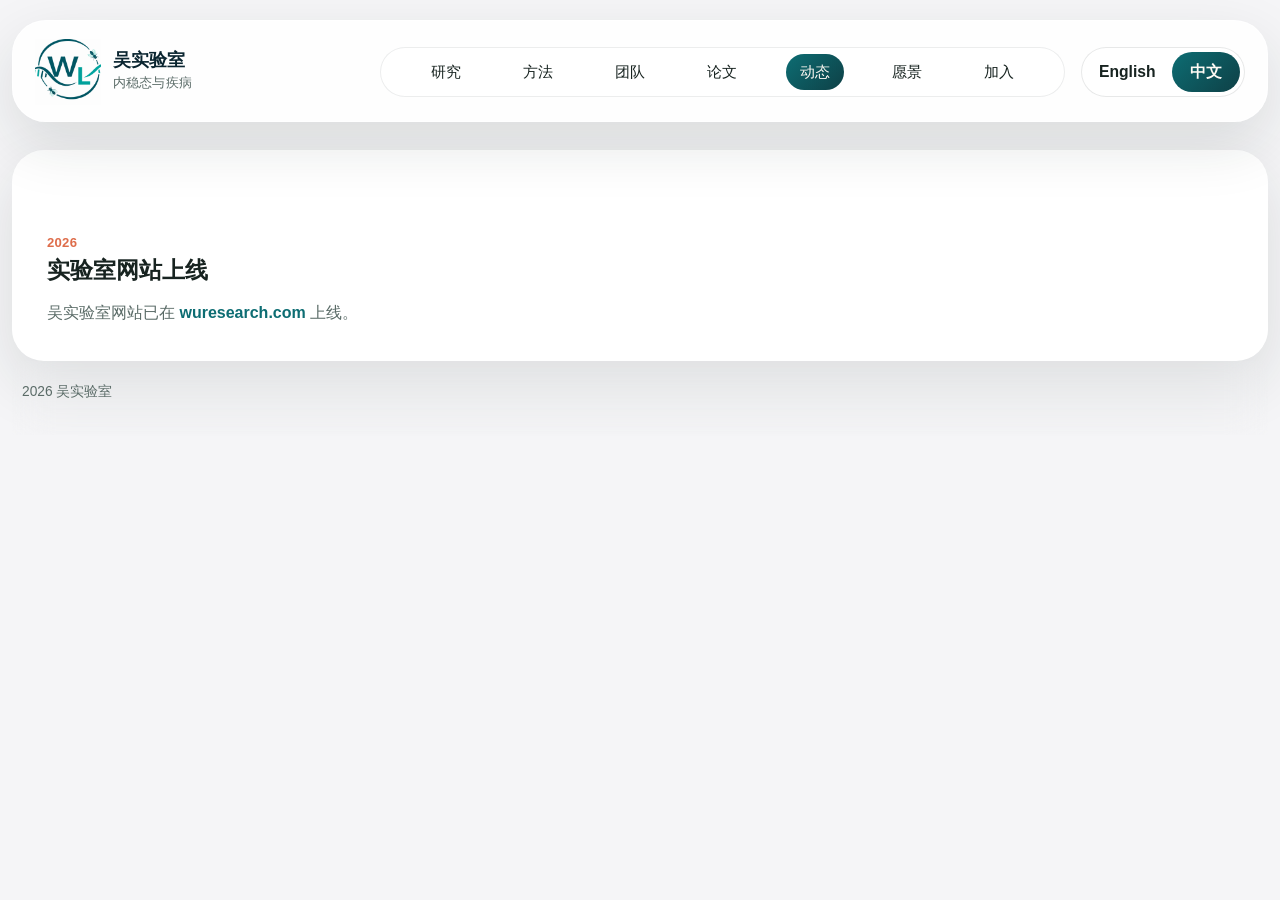
<file: zh/news.html>
<!DOCTYPE html>
<html lang="zh-Hans">
  <head>
    <meta charset="UTF-8" />
    <meta name="viewport" content="width=device-width, initial-scale=1.0" />
    <title>吴实验室 | 新闻</title>
    <link rel="alternate" hreflang="en" href="https://www.wuresearch.com/news.html" />
    <link rel="alternate" hreflang="zh" href="https://www.wuresearch.com/zh/news.html" />
    <script>
      document.documentElement.classList.add("has-js");
    </script>
    <link rel="stylesheet" href="../styles.css?v=20260430-him10-badge" />
  </head>
  <body>
    <div class="page-shell">
      <header class="site-header">
        <a class="brand" href="./index.html" aria-label="吴实验室首页">
          <span class="brand-mark">WL</span>
          <span class="brand-text">
            <strong>吴实验室</strong>
            <span>内稳态与疾病</span>
          </span>
        </a>
        <nav class="site-nav" aria-label="主导航">
          <a href="./index.html">研究</a>
          <a href="./approach.html">方法</a>
          <a href="./people.html">团队</a>
          <a href="./publications.html">论文</a>
          <a class="is-active" href="./news.html">动态</a>
          <a href="./vision.html">愿景</a>
          <a href="./join.html">加入</a>
        </nav>
        <div class="language-switch" aria-label="语言">
          <a href="../news.html" lang="en">English</a>
          <span aria-current="true">中文</span>
        </div>
      </header>

      <main class="page-main">
        <section class="section">
          <div class="news-list news-list-column news-list-style">
            <article class="news-item reveal">
              <p class="news-date">2026</p>
              <h3>实验室网站上线</h3>
              <p>
                吴实验室网站已在
                <a class="inline-link" href="https://www.wuresearch.com" target="_blank" rel="noreferrer">wuresearch.com</a>
                上线。
              </p>
            </article>
          </div>
        </section>
      </main>

      <footer class="site-footer">
        <p><span id="year"></span> 吴实验室</p>
      </footer>
    </div>

    <script src="../script.js"></script>
  </body>
</html>
</file>
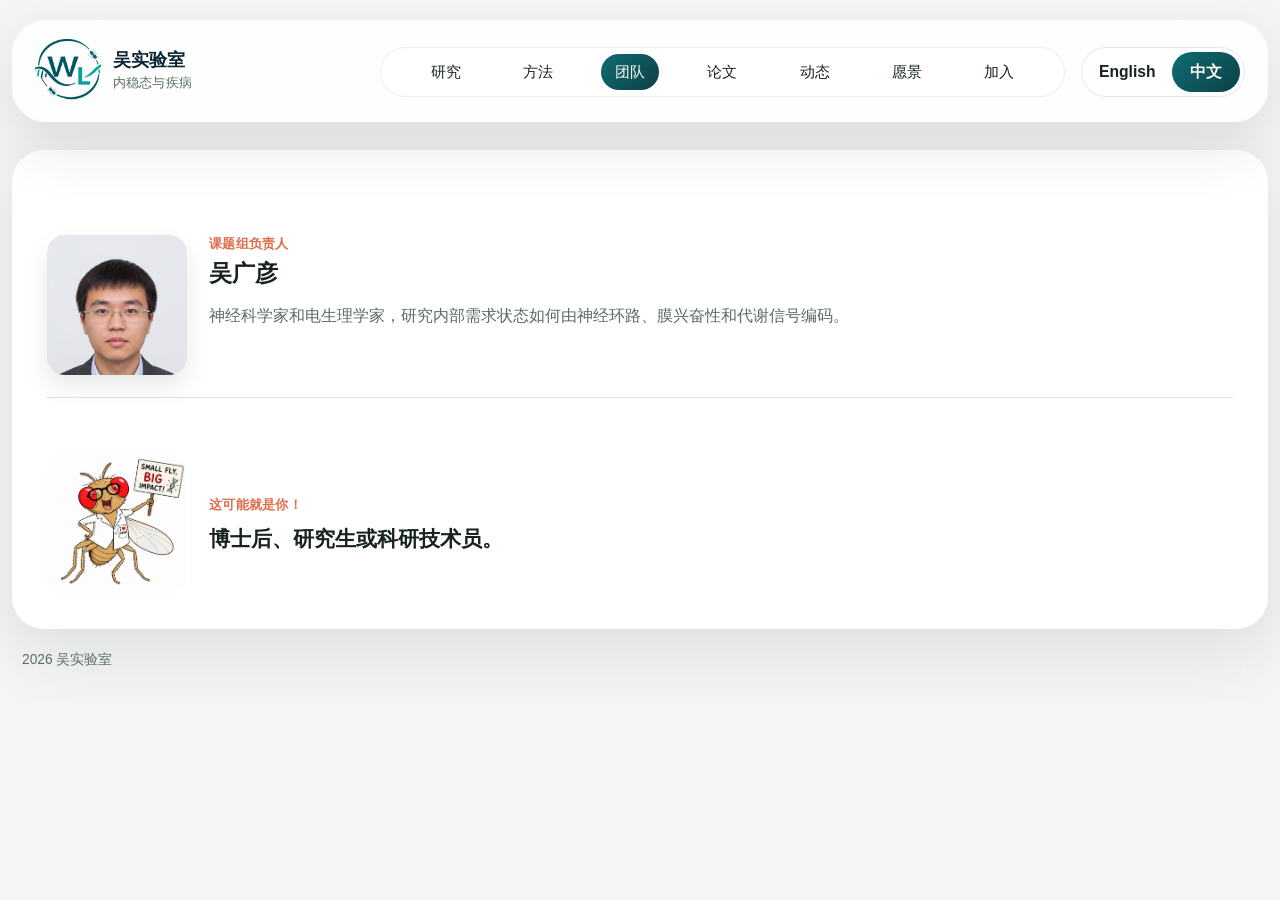
<file: zh/people.html>
<!DOCTYPE html>
<html lang="zh-Hans">
  <head>
    <meta charset="UTF-8" />
    <meta name="viewport" content="width=device-width, initial-scale=1.0" />
    <title>吴实验室 | 成员</title>
    <link rel="alternate" hreflang="en" href="https://www.wuresearch.com/people.html" />
    <link rel="alternate" hreflang="zh" href="https://www.wuresearch.com/zh/people.html" />
    <script>
      document.documentElement.classList.add("has-js");
    </script>
    <link rel="stylesheet" href="../styles.css?v=20260430-him10-badge" />
  </head>
  <body>
    <div class="page-shell">
      <header class="site-header">
        <a class="brand" href="./index.html" aria-label="吴实验室首页">
          <span class="brand-mark">WL</span>
          <span class="brand-text">
            <strong>吴实验室</strong>
            <span>内稳态与疾病</span>
          </span>
        </a>
        <nav class="site-nav" aria-label="主导航">
          <a href="./index.html">研究</a>
          <a href="./approach.html">方法</a>
          <a class="is-active" href="./people.html">团队</a>
          <a href="./publications.html">论文</a>
          <a href="./news.html">动态</a>
          <a href="./vision.html">愿景</a>
          <a href="./join.html">加入</a>
        </nav>
        <div class="language-switch" aria-label="语言">
          <a href="../people.html" lang="en">English</a>
          <span aria-current="true">中文</span>
        </div>
      </header>

      <main class="page-main">
        <section class="section">
          <div class="people-grid people-grid-column people-list-style">
            <article class="person-card person-card-featured reveal">
              <img
                class="person-photo"
                src="../PI3.JPG"
                alt="吴广彦肖像"
              />
              <div class="person-copy">
                <p class="person-role">课题组负责人</p>
                <h3>吴广彦</h3>
                <p>
                  神经科学家和电生理学家，研究内部需求状态如何由神经环路、膜兴奋性和代谢信号编码。
                </p>
              </div>
            </article>
            <article class="person-card person-card-opportunity reveal">
              <img
                class="future-member-photo"
                src="../him5.png"
                alt="未来实验室成员插图"
              />
              <div class="person-copy">
                <p class="person-role">这可能就是你！</p>
                <h3>博士后、研究生或科研技术员。</h3>
              </div>
            </article>
          </div>
        </section>
      </main>

      <footer class="site-footer">
        <p><span id="year"></span> 吴实验室</p>
      </footer>
    </div>

    <script src="../script.js"></script>
  </body>
</html>
</file>
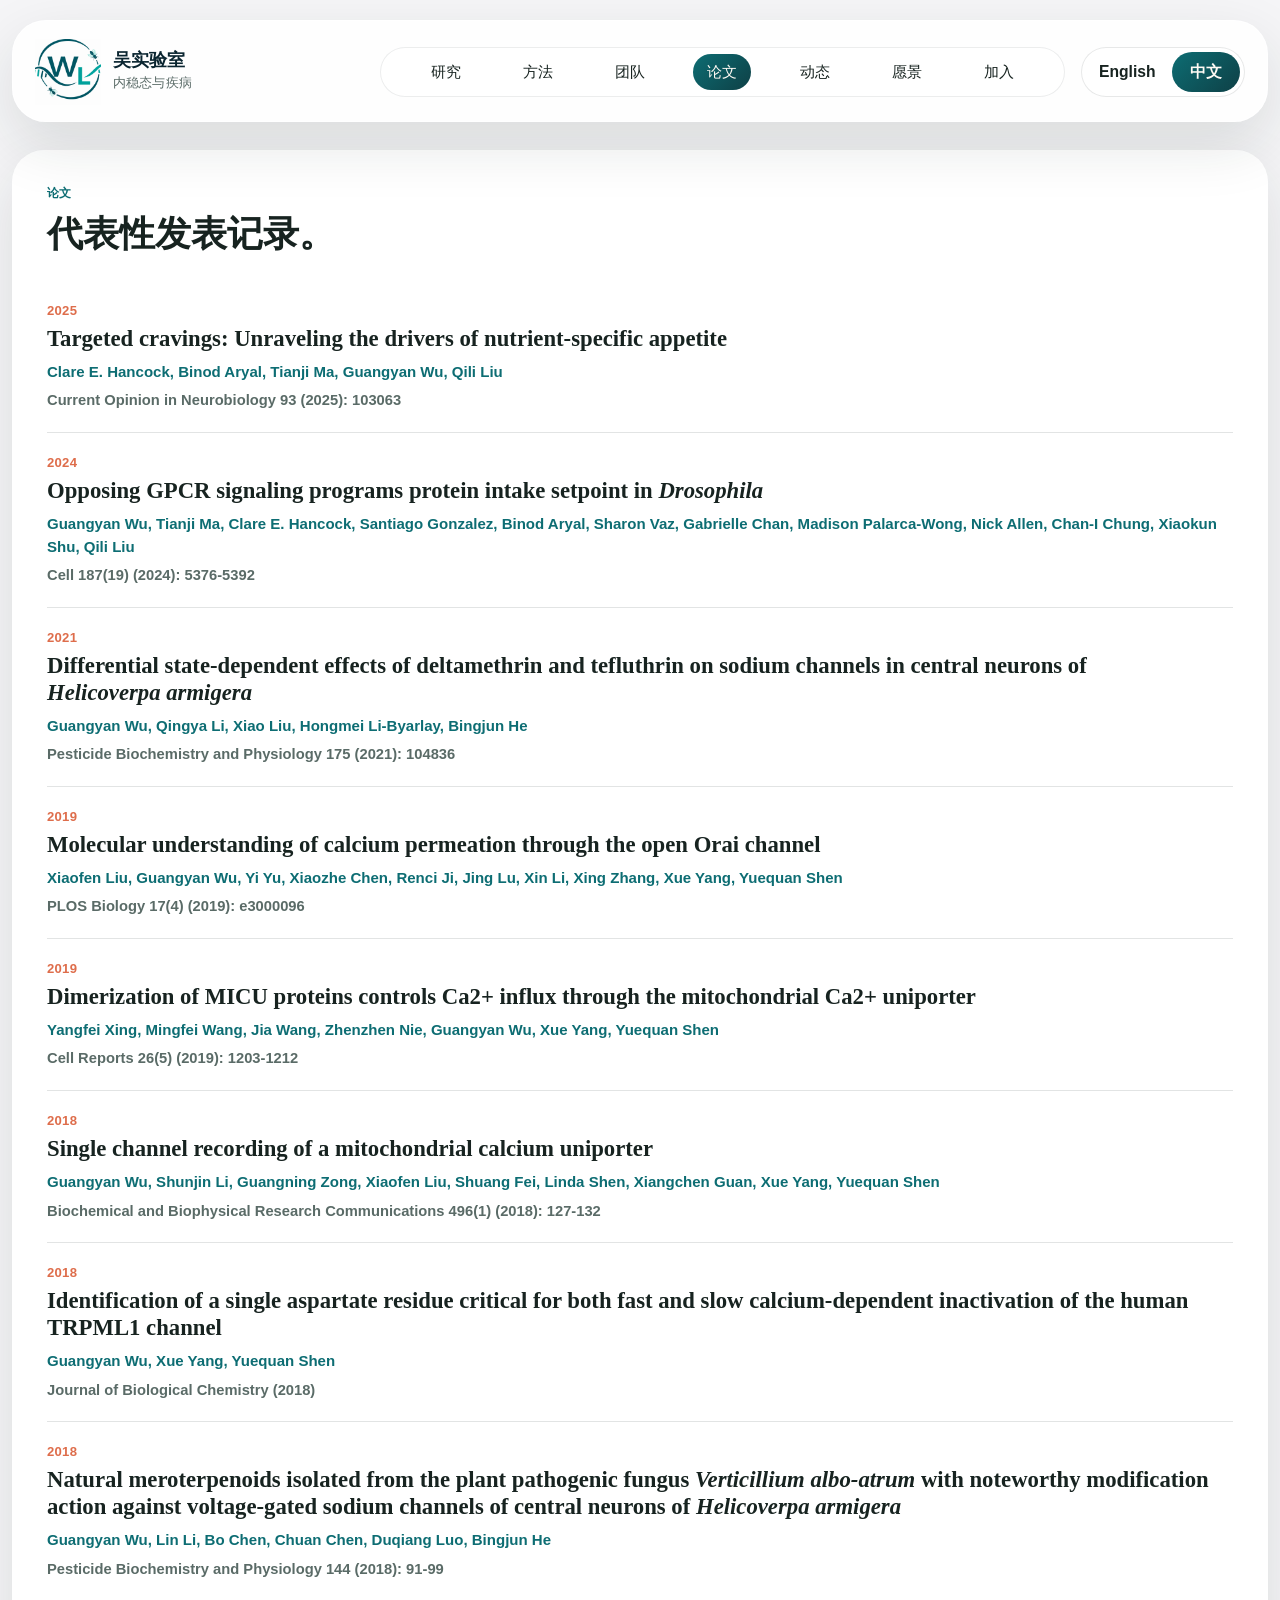
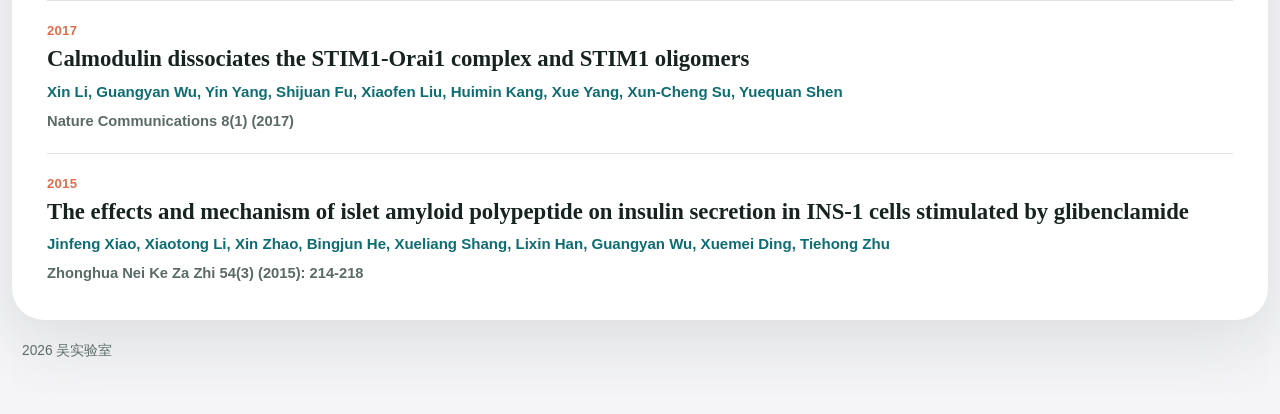
<file: zh/publications.html>
<!DOCTYPE html>
<html lang="zh-Hans">
  <head>
    <meta charset="UTF-8" />
    <meta name="viewport" content="width=device-width, initial-scale=1.0" />
    <title>吴实验室 | 论文</title>
    <link rel="alternate" hreflang="en" href="https://www.wuresearch.com/publications.html" />
    <link rel="alternate" hreflang="zh" href="https://www.wuresearch.com/zh/publications.html" />
    <script>
      document.documentElement.classList.add("has-js");
    </script>
    <link rel="stylesheet" href="../styles.css?v=20260430-him10-badge" />
  </head>
  <body>
    <div class="page-shell">
      <header class="site-header">
        <a class="brand" href="./index.html" aria-label="吴实验室首页">
          <span class="brand-mark">WL</span>
          <span class="brand-text">
            <strong>吴实验室</strong>
            <span>内稳态与疾病</span>
          </span>
        </a>
        <nav class="site-nav" aria-label="主导航">
          <a href="./index.html">研究</a>
          <a href="./approach.html">方法</a>
          <a href="./people.html">团队</a>
          <a class="is-active" href="./publications.html">论文</a>
          <a href="./news.html">动态</a>
          <a href="./vision.html">愿景</a>
          <a href="./join.html">加入</a>
        </nav>
        <div class="language-switch" aria-label="语言">
          <a href="../publications.html" lang="en">English</a>
          <span aria-current="true">中文</span>
        </div>
      </header>

      <main class="page-main">
        <section class="section">
          <div class="section-heading reveal">
            <p class="eyebrow">论文</p>
            <h2>代表性发表记录。</h2>
          </div>
          <div class="publication-list publication-list-column publication-list-force-single">
            <article class="publication-item reveal">
              <p class="publication-year">2025</p>
              <h3>Targeted cravings: Unraveling the drivers of nutrient-specific appetite</h3>
              <p class="publication-authors">Clare E. Hancock, Binod Aryal, Tianji Ma, Guangyan Wu, Qili Liu</p>
              <p class="publication-meta">Current Opinion in Neurobiology 93 (2025): 103063</p>
            </article>
            <article class="publication-item reveal">
              <p class="publication-year">2024</p>
              <h3>Opposing GPCR signaling programs protein intake setpoint in <em>Drosophila</em></h3>
              <p class="publication-authors">Guangyan Wu, Tianji Ma, Clare E. Hancock, Santiago Gonzalez, Binod Aryal, Sharon Vaz, Gabrielle Chan, Madison Palarca-Wong, Nick Allen, Chan-I Chung, Xiaokun Shu, Qili Liu</p>
              <p class="publication-meta">Cell 187(19) (2024): 5376-5392</p>
            </article>
            <article class="publication-item reveal">
              <p class="publication-year">2021</p>
              <h3>Differential state-dependent effects of deltamethrin and tefluthrin on sodium channels in central neurons of <em>Helicoverpa armigera</em></h3>
              <p class="publication-authors">Guangyan Wu, Qingya Li, Xiao Liu, Hongmei Li-Byarlay, Bingjun He</p>
              <p class="publication-meta">Pesticide Biochemistry and Physiology 175 (2021): 104836</p>
            </article>
            <article class="publication-item reveal">
              <p class="publication-year">2019</p>
              <h3>Molecular understanding of calcium permeation through the open Orai channel</h3>
              <p class="publication-authors">Xiaofen Liu, Guangyan Wu, Yi Yu, Xiaozhe Chen, Renci Ji, Jing Lu, Xin Li, Xing Zhang, Xue Yang, Yuequan Shen</p>
              <p class="publication-meta">PLOS Biology 17(4) (2019): e3000096</p>
            </article>
            <article class="publication-item reveal">
              <p class="publication-year">2019</p>
              <h3>Dimerization of MICU proteins controls Ca2+ influx through the mitochondrial Ca2+ uniporter</h3>
              <p class="publication-authors">Yangfei Xing, Mingfei Wang, Jia Wang, Zhenzhen Nie, Guangyan Wu, Xue Yang, Yuequan Shen</p>
              <p class="publication-meta">Cell Reports 26(5) (2019): 1203-1212</p>
            </article>
            <article class="publication-item reveal">
              <p class="publication-year">2018</p>
              <h3>Single channel recording of a mitochondrial calcium uniporter</h3>
              <p class="publication-authors">Guangyan Wu, Shunjin Li, Guangning Zong, Xiaofen Liu, Shuang Fei, Linda Shen, Xiangchen Guan, Xue Yang, Yuequan Shen</p>
              <p class="publication-meta">Biochemical and Biophysical Research Communications 496(1) (2018): 127-132</p>
            </article>
            <article class="publication-item reveal">
              <p class="publication-year">2018</p>
              <h3>Identification of a single aspartate residue critical for both fast and slow calcium-dependent inactivation of the human TRPML1 channel</h3>
              <p class="publication-authors">Guangyan Wu, Xue Yang, Yuequan Shen</p>
              <p class="publication-meta">Journal of Biological Chemistry (2018)</p>
            </article>
            <article class="publication-item reveal">
              <p class="publication-year">2018</p>
              <h3>Natural meroterpenoids isolated from the plant pathogenic fungus <em>Verticillium albo-atrum</em> with noteworthy modification action against voltage-gated sodium channels of central neurons of <em>Helicoverpa armigera</em></h3>
              <p class="publication-authors">Guangyan Wu, Lin Li, Bo Chen, Chuan Chen, Duqiang Luo, Bingjun He</p>
              <p class="publication-meta">Pesticide Biochemistry and Physiology 144 (2018): 91-99</p>
            </article>
            <article class="publication-item reveal">
              <p class="publication-year">2017</p>
              <h3>Calmodulin dissociates the STIM1-Orai1 complex and STIM1 oligomers</h3>
              <p class="publication-authors">Xin Li, Guangyan Wu, Yin Yang, Shijuan Fu, Xiaofen Liu, Huimin Kang, Xue Yang, Xun-Cheng Su, Yuequan Shen</p>
              <p class="publication-meta">Nature Communications 8(1) (2017)</p>
            </article>
            <article class="publication-item reveal">
              <p class="publication-year">2015</p>
              <h3>The effects and mechanism of islet amyloid polypeptide on insulin secretion in INS-1 cells stimulated by glibenclamide</h3>
              <p class="publication-authors">Jinfeng Xiao, Xiaotong Li, Xin Zhao, Bingjun He, Xueliang Shang, Lixin Han, Guangyan Wu, Xuemei Ding, Tiehong Zhu</p>
              <p class="publication-meta">Zhonghua Nei Ke Za Zhi 54(3) (2015): 214-218</p>
            </article>
          </div>
        </section>
      </main>

      <footer class="site-footer">
        <p><span id="year"></span> 吴实验室</p>
      </footer>
    </div>

    <script src="../script.js"></script>
  </body>
</html>
</file>
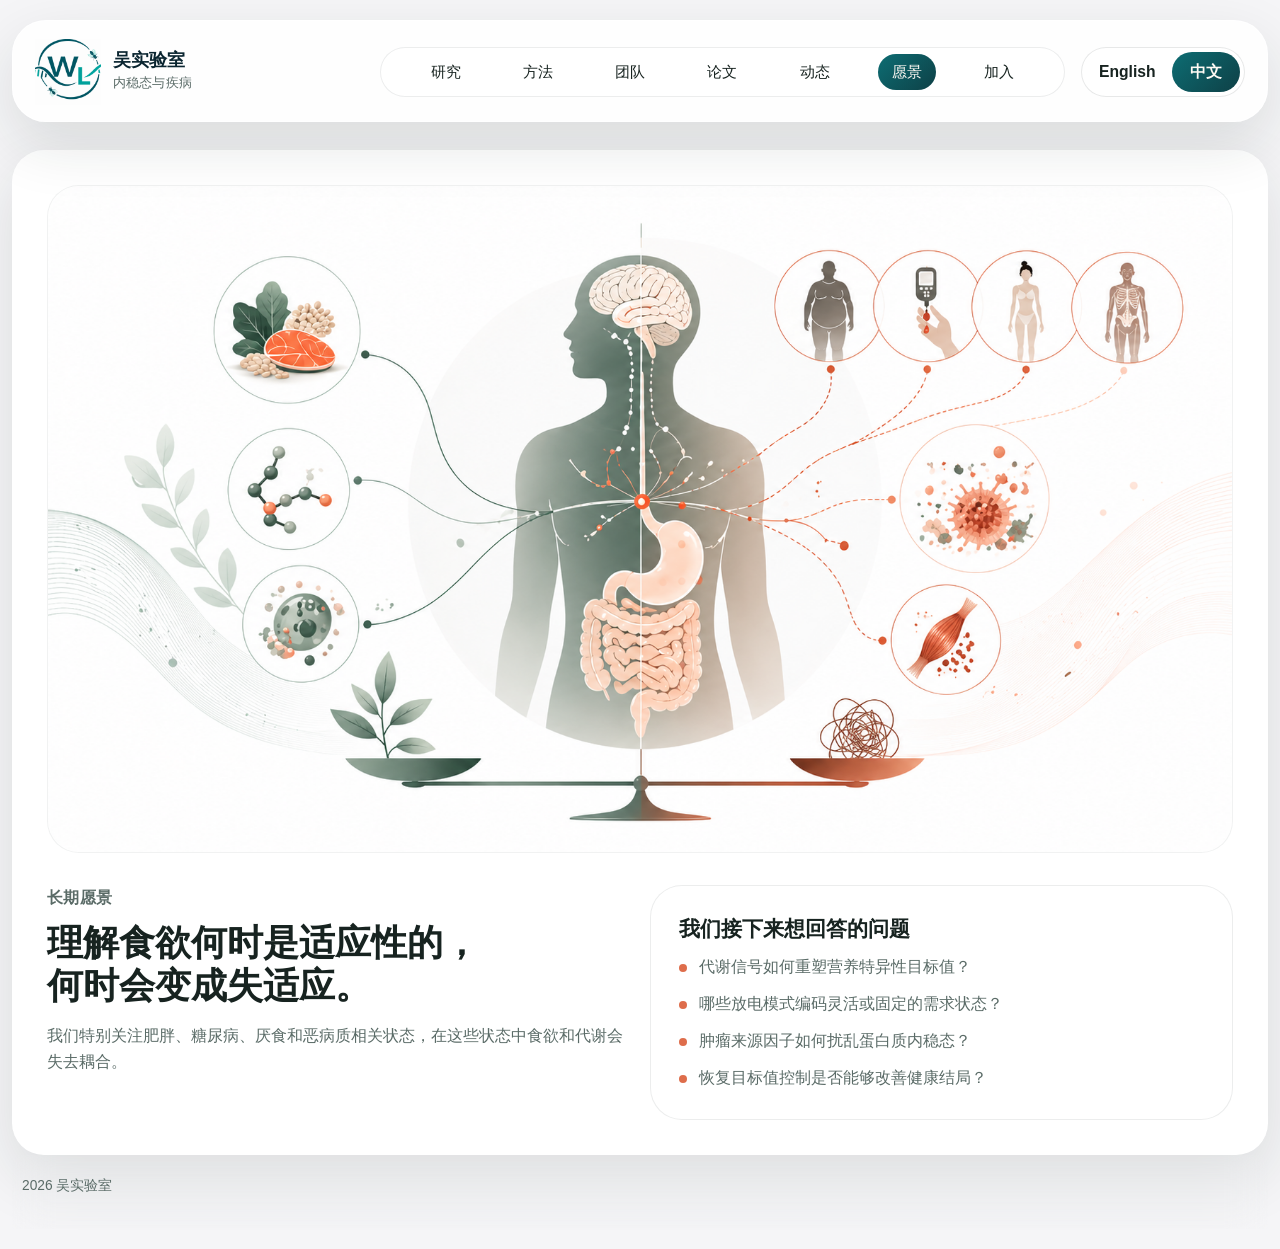
<file: zh/vision.html>
<!DOCTYPE html>
<html lang="zh-Hans">
  <head>
    <meta charset="UTF-8" />
    <meta name="viewport" content="width=device-width, initial-scale=1.0" />
    <title>吴实验室 | 愿景</title>
    <link rel="alternate" hreflang="en" href="https://www.wuresearch.com/vision.html" />
    <link rel="alternate" hreflang="zh" href="https://www.wuresearch.com/zh/vision.html" />
    <script>
      document.documentElement.classList.add("has-js");
    </script>
    <link rel="stylesheet" href="../styles.css?v=20260430-him10-badge" />
  </head>
  <body>
    <div class="page-shell">
      <header class="site-header">
        <a class="brand" href="./index.html" aria-label="吴实验室首页">
          <span class="brand-mark">WL</span>
          <span class="brand-text">
            <strong>吴实验室</strong>
            <span>内稳态与疾病</span>
          </span>
        </a>
        <nav class="site-nav" aria-label="主导航">
          <a href="./index.html">研究</a>
          <a href="./approach.html">方法</a>
          <a href="./people.html">团队</a>
          <a href="./publications.html">论文</a>
          <a href="./news.html">动态</a>
          <a class="is-active" href="./vision.html">愿景</a>
          <a href="./join.html">加入</a>
        </nav>
        <div class="language-switch" aria-label="语言">
          <a href="../vision.html" lang="en">English</a>
          <span aria-current="true">中文</span>
        </div>
      </header>

      <main class="page-main">
        <section class="section vision-section">
          <figure class="vision-image-banner reveal" aria-label="内稳态与疾病图示">
            <img src="../him6.png" alt="内稳态与疾病图示" />
          </figure>

          <div class="vision-layout">
            <div class="vision-copy reveal">
              <p class="eyebrow">长期愿景</p>
              <h2 class="heading-balanced-lines">
                <span>理解食欲何时是适应性的，</span>
                <span>何时会变成失适应。</span>
              </h2>
              <p>
                我们特别关注肥胖、糖尿病、厌食和恶病质相关状态，在这些状态中食欲和代谢会失去耦合。
              </p>
            </div>
            <div class="vision-panel reveal">
              <h3>我们接下来想回答的问题</h3>
              <ul class="stack-list">
                <li>代谢信号如何重塑营养特异性目标值？</li>
                <li>哪些放电模式编码灵活或固定的需求状态？</li>
                <li>肿瘤来源因子如何扰乱蛋白质内稳态？</li>
                <li>恢复目标值控制是否能够改善健康结局？</li>
              </ul>
            </div>
          </div>
        </section>
      </main>

      <footer class="site-footer">
        <p><span id="year"></span> 吴实验室</p>
      </footer>
    </div>

    <script src="../script.js"></script>
  </body>
</html>
</file>
<file: styles.css>
:root {
  --bg: #f5f5f7;
  --paper: rgba(255, 255, 255, 0.92);
  --paper-strong: #ffffff;
  --ink: #172320;
  --muted: #5a6b67;
  --line: rgba(23, 35, 32, 0.12);
  --teal: #0d6d73;
  --teal-deep: #0e4046;
  --coral: #de6d4b;
  --gold: #c7a14a;
  --shadow: 0 22px 60px rgba(24, 38, 34, 0.12);
  --radius-xl: 32px;
  --radius-lg: 24px;
  --radius-md: 18px;
  --max-width: 1500px;
}

* {
  box-sizing: border-box;
}

html {
  scroll-behavior: smooth;
}

body {
  margin: 0;
  min-width: 320px;
  color: var(--ink);
  background: var(--bg);
  font-family: "Avenir Next", "Segoe UI", sans-serif;
}

html[lang="zh-Hans"] body {
  font-family:
    "PingFang SC",
    "Hiragino Sans GB",
    "Microsoft YaHei",
    "Noto Sans CJK SC",
    "Segoe UI",
    sans-serif;
}

body::before {
  content: none;
}

.page-shell {
  width: min(calc(100% - 24px), var(--max-width));
  margin: 20px auto;
}

.site-header,
.site-footer,
.section,
.hero,
.page-banner,
.spotlight-panel,
.join-panel {
  backdrop-filter: blur(18px);
}

.site-header {
  position: relative;
  z-index: 10;
  display: grid;
  grid-template-columns: minmax(238px, 0.48fr) minmax(660px, 1fr) auto;
  grid-template-areas: "brand nav language";
  align-items: center;
  gap: 16px;
  padding: 18px 22px 16px;
  background: rgba(255, 255, 255, 0.86);
  border: 1px solid rgba(255, 255, 255, 0.65);
  border-radius: 34px;
  box-shadow: var(--shadow);
}

.brand {
  grid-area: brand;
  display: inline-flex;
  align-items: center;
  gap: 12px;
  min-width: 0;
  color: inherit;
  text-decoration: none;
}

.brand-mark {
  display: block;
  flex: 0 0 auto;
  width: 66px;
  height: 66px;
  overflow: hidden;
  background: url("./him9.png?v=20260430-logo4") center / 148% auto no-repeat;
  color: transparent;
  font-size: 0;
}

.brand-text {
  display: grid;
  gap: 4px;
  min-width: 0;
}

.brand-text strong {
  color: #0a2530;
  font-size: 1.12rem;
  font-weight: 800;
  line-height: 0.98;
}

.brand-text span {
  color: var(--muted);
  font-size: 0.82rem;
  letter-spacing: 0.01em;
  white-space: nowrap;
}

.site-nav {
  grid-area: nav;
  display: flex;
  flex-wrap: nowrap;
  gap: clamp(28px, 3vw, 56px);
  align-items: center;
  justify-content: center;
  min-width: 0;
  width: 100%;
  overflow-x: visible;
  scrollbar-width: none;
  padding: 6px;
  border: 1px solid rgba(23, 35, 32, 0.08);
  border-radius: 999px;
  background: rgba(255, 255, 255, 0.42);
}

.site-nav::-webkit-scrollbar {
  display: none;
}

.site-nav a {
  flex: 0 0 auto;
  display: inline-flex;
  align-items: center;
  justify-content: center;
  color: var(--ink);
  text-decoration: none;
  font-size: 0.94rem;
  min-height: 36px;
  padding: 8px 14px;
  border-radius: 999px;
  text-align: center;
  transition:
    color 160ms ease,
    background-color 160ms ease,
    transform 160ms ease;
}

.site-nav a:hover,
.site-nav a:focus-visible {
  color: var(--teal);
  background: rgba(255, 255, 255, 0.56);
}

.site-nav a.is-active {
  color: #fffaf4;
  background: linear-gradient(135deg, var(--teal), var(--teal-deep));
}

.language-switch {
  grid-area: language;
  display: inline-flex;
  align-items: center;
  justify-self: end;
  gap: 3px;
  min-width: 164px;
  padding: 4px;
  border: 1px solid rgba(23, 35, 32, 0.1);
  border-radius: 999px;
  background: rgba(255, 255, 255, 0.78);
  font-size: 0.98rem;
  font-weight: 700;
  white-space: nowrap;
  box-shadow: inset 0 1px 0 rgba(255, 255, 255, 0.5);
}

.language-switch a,
.language-switch span {
  display: inline-flex;
  align-items: center;
  justify-content: center;
  flex: 1;
  min-height: 40px;
  padding: 0 13px;
  border-radius: 999px;
  color: var(--ink);
  text-decoration: none;
}

.language-switch a:hover,
.language-switch a:focus-visible {
  color: var(--teal);
  background: rgba(255, 255, 255, 0.72);
}

.language-switch span {
  color: #fffaf4;
  background: linear-gradient(135deg, var(--teal), var(--teal-deep));
}

.inline-link {
  color: var(--teal);
  font-weight: 700;
  text-decoration: none;
}

.hero {
  position: relative;
  display: grid;
  grid-template-columns: minmax(0, 1fr) minmax(390px, 0.9fr);
  gap: 24px 34px;
  align-items: center;
  margin-top: 28px;
  padding: 32px;
  background: #ffffff;
  border: 1px solid rgba(255, 255, 255, 0.72);
  border-radius: var(--radius-xl);
  box-shadow: var(--shadow);
  overflow: hidden;
}

.hero-copy {
  min-width: 0;
  max-width: none;
}

.page-main {
  margin-top: 28px;
}

.page-main > .section,
.page-main > .hero,
.page-main > .page-banner {
  margin-top: 0;
}

.page-main > * + * {
  margin-top: 24px;
}

.page-banner {
  position: relative;
  padding: 36px;
  background: #ffffff;
  border: 1px solid rgba(255, 255, 255, 0.72);
  border-radius: var(--radius-xl);
  box-shadow: var(--shadow);
}

.page-banner-grid {
  display: grid;
  grid-template-columns: minmax(0, 1.04fr) minmax(260px, 0.66fr);
  gap: 28px;
  align-items: center;
}

.page-banner-copy {
  min-width: 0;
  max-width: 38rem;
}

.page-banner h1 {
  margin: 0;
  max-width: 16ch;
  font-family: "Iowan Old Style", "Palatino Linotype", serif;
  font-size: clamp(1.72rem, 2.75vw, 2.55rem);
  line-height: 1.08;
  letter-spacing: -0.025em;
}

.page-banner-intro {
  max-width: 62ch;
  margin: 18px 0 0;
  color: var(--muted);
  font-size: 0.98rem;
  line-height: 1.68;
}

.page-banner-meta {
  display: grid;
  width: min(100%, 360px);
  gap: 14px;
  align-content: center;
  justify-self: end;
}

.page-banner-card {
  padding: 16px 18px;
  border: 1px solid rgba(23, 35, 32, 0.08);
  border-radius: var(--radius-md);
  background: rgba(255, 255, 255, 0.5);
  box-shadow: inset 0 1px 0 rgba(255, 255, 255, 0.42);
}

.page-banner-card strong {
  display: block;
  margin: 0 0 8px;
  color: var(--coral);
  font-size: 0.76rem;
  font-weight: 700;
  letter-spacing: 0.14em;
  text-transform: uppercase;
}

.page-banner-card p {
  margin: 0;
  color: var(--ink);
  font-size: 0.93rem;
  font-weight: 600;
  line-height: 1.42;
  max-width: 28ch;
}

.join-image-banner {
  display: grid;
  grid-template-columns: repeat(2, minmax(0, 1fr));
  gap: 18px;
  padding: 18px;
  background: #ffffff;
  border: 1px solid rgba(255, 255, 255, 0.68);
  border-radius: var(--radius-xl);
  box-shadow: var(--shadow);
}

.join-image-banner figure {
  margin: 0;
  overflow: hidden;
  border: 1px solid rgba(23, 35, 32, 0.08);
  border-radius: 8px;
  background: rgba(255, 255, 255, 0.42);
}

.join-image-banner img {
  display: block;
  width: 100%;
  aspect-ratio: 16 / 9;
  object-fit: cover;
}

.vision-image-banner {
  overflow: hidden;
  margin: 0 0 32px;
  padding: 0;
  background: rgba(255, 255, 255, 0.46);
  border: 1px solid rgba(23, 35, 32, 0.06);
  border-radius: var(--radius-xl);
}

.vision-image-banner img {
  display: block;
  width: 100%;
  height: auto;
  object-fit: contain;
  border-radius: var(--radius-xl);
}

.model-pill {
  display: inline-flex;
  align-items: center;
  gap: 10px;
  margin: 0 0 18px;
  padding: 8px 14px 8px 10px;
  border: 1px solid rgba(23, 35, 32, 0.08);
  border-radius: 999px;
  background: rgba(255, 255, 255, 0.62);
  color: var(--teal-deep);
  font-size: 0.8rem;
  font-weight: 700;
  letter-spacing: 0.06em;
  text-transform: uppercase;
  transform: translateY(-16px);
  box-shadow: inset 0 1px 0 rgba(255, 255, 255, 0.4);
}

.model-pill img {
  width: 42px;
  height: 42px;
  margin: -4px 0;
  object-fit: contain;
}

.eyebrow {
  margin: 0 0 10px;
  color: var(--teal);
  font-size: 0.78rem;
  font-weight: 700;
  letter-spacing: 0.14em;
  text-transform: uppercase;
}

.hero h1,
.section-heading h2,
.spotlight-copy h2,
.vision-copy h2,
.join-panel h2 {
  margin: 0;
  font-family: "Iowan Old Style", "Palatino Linotype", serif;
  font-weight: 700;
  line-height: 1.06;
}

.hero h1 {
  max-width: 20ch;
  font-size: clamp(1.82rem, 3vw, 2.6rem);
  letter-spacing: -0.025em;
  line-height: 1.08;
}

html[lang="zh-Hans"] .hero h1,
html[lang="zh-Hans"] .page-banner h1,
html[lang="zh-Hans"] .section-heading h2,
html[lang="zh-Hans"] .spotlight-copy h2,
html[lang="zh-Hans"] .vision-copy h2,
html[lang="zh-Hans"] .join-panel h2 {
  max-width: 18ch;
  letter-spacing: 0;
  line-height: 1.18;
}

html[lang="zh-Hans"] .eyebrow,
html[lang="zh-Hans"] .model-pill,
html[lang="zh-Hans"] .page-banner-card strong,
html[lang="zh-Hans"] .card-index,
html[lang="zh-Hans"] .timeline-year,
html[lang="zh-Hans"] .person-role,
html[lang="zh-Hans"] .news-date,
html[lang="zh-Hans"] .publication-year {
  letter-spacing: 0.02em;
}

html[lang="zh-Hans"] .site-nav a,
html[lang="zh-Hans"] .language-switch {
  letter-spacing: 0;
}

html[lang="zh-Hans"] .site-nav {
  gap: 0;
  justify-content: space-between;
  padding: 6px clamp(22px, 4vw, 36px);
}

html[lang="zh-Hans"] .hero h1 {
  max-width: 22ch;
  font-size: clamp(1.72rem, 2.8vw, 2.38rem);
}

.heading-one-line {
  max-width: none !important;
  white-space: nowrap;
}

.heading-balanced-lines {
  max-width: none !important;
}

.heading-balanced-lines span {
  display: block;
  white-space: nowrap;
}

.hero-title {
  display: grid;
  gap: 0;
}

.hero h1.hero-title-wide {
  max-width: 42ch;
}

.hero h1.hero-title-one-line {
  max-width: none;
  font-size: clamp(1.7rem, 2.35vw, 2.24rem);
  white-space: nowrap;
}

.hero-line {
  display: block;
  white-space: nowrap;
}

.hero-highlight {
  color: var(--coral);
  font-size: inherit;
}

.hero-text,
.section-lead,
.spotlight-copy p,
.approach-column p,
.vision-copy p,
.join-panel p,
.feature-card p,
.timeline-item p,
.contact-box p {
  color: var(--muted);
  line-height: 1.65;
  font-size: 0.98rem;
}

.hero-text {
  max-width: 76ch;
  margin: 18px 0 22px;
}

.email-contact {
  display: inline-flex;
  align-items: center;
  gap: 10px;
}

.email-icon {
  display: inline-grid;
  place-items: center;
  width: 34px;
  height: 34px;
  flex: 0 0 auto;
  color: var(--ink);
}

.email-icon svg {
  display: block;
  width: 100%;
  height: 100%;
  fill: currentColor;
}

.hero-actions {
  display: flex;
  flex-wrap: wrap;
  gap: 14px;
  margin-top: 28px;
  margin-bottom: 24px;
}

.button {
  display: inline-flex;
  align-items: center;
  justify-content: center;
  min-height: 48px;
  padding: 0 18px;
  border-radius: 999px;
  font-weight: 700;
  text-decoration: none;
  transition:
    transform 160ms ease,
    box-shadow 160ms ease,
    background-color 160ms ease;
}

.button:hover,
.button:focus-visible {
  transform: translateY(-2px);
}

.button-primary {
  color: #fffaf4;
  background: linear-gradient(135deg, var(--teal), var(--teal-deep));
  box-shadow: 0 12px 24px rgba(14, 64, 70, 0.18);
}

.button-secondary {
  color: var(--ink);
  background: rgba(255, 255, 255, 0.58);
  border: 1px solid rgba(23, 35, 32, 0.1);
}

.hero-metrics {
  grid-column: 1 / -1;
  display: grid;
  grid-template-columns: repeat(3, minmax(0, 1fr));
  gap: 12px;
  padding: 0;
  margin: 2px 0 0;
  list-style: none;
}

.hero-metrics li,
.feature-card,
.approach-column,
.timeline-item,
.vision-panel,
.contact-box,
.publication-item,
.person-card,
.news-item {
  border: 1px solid rgba(23, 35, 32, 0.08);
  border-radius: var(--radius-md);
  background: rgba(255, 255, 255, 0.48);
  box-shadow: inset 0 1px 0 rgba(255, 255, 255, 0.4);
}

.hero-metrics li {
  padding: 16px;
}

.hero-metrics strong {
  display: block;
  margin-bottom: 8px;
  font-size: 0.88rem;
}

.hero-metrics span {
  color: var(--muted);
  font-size: 0.85rem;
  line-height: 1.5;
}

.hero-visual {
  display: grid;
  place-items: center;
  align-self: stretch;
}

.signal-panel {
  width: min(100%, 780px);
}

.hero-diagram {
  display: block;
  width: 100%;
  height: auto;
  border-radius: var(--radius-md);
  overflow: hidden;
}

.section {
  margin-top: 24px;
  padding: 34px;
  background: #ffffff;
  border: 1px solid rgba(255, 255, 255, 0.62);
  border-radius: var(--radius-xl);
  box-shadow: var(--shadow);
}

.section-heading {
  max-width: 780px;
}

.section-heading h2,
.spotlight-copy h2,
.vision-copy h2,
.join-panel h2 {
  font-size: clamp(1.62rem, 2.85vw, 2.45rem);
  letter-spacing: -0.025em;
}

.section-lead {
  max-width: 70ch;
  margin: 18px 0 0;
}

.card-grid,
.timeline {
  display: grid;
  grid-template-columns: repeat(3, minmax(0, 1fr));
  gap: 18px;
}

.card-grid {
  margin-top: 26px;
}

.feature-card,
.approach-column,
.timeline-item,
.vision-panel,
.contact-box,
.publication-item,
.person-card,
.news-item {
  position: relative;
  padding: 22px;
}

.card-index,
.timeline-year {
  margin: 0 0 18px;
  color: var(--coral);
  font-size: 0.82rem;
  font-weight: 700;
  letter-spacing: 0.12em;
  text-transform: uppercase;
}

.feature-card h3,
.approach-column h3,
.timeline-item h3,
.vision-panel h3,
.contact-box h3 {
  margin: 0 0 12px;
  font-family: "Iowan Old Style", "Palatino Linotype", serif;
  font-size: 1.34rem;
}

.spotlight-panel,
.join-panel {
  display: grid;
  grid-template-columns: minmax(0, 0.94fr) minmax(0, 1.06fr);
  gap: 20px;
  padding: 0;
  background: none;
  border: none;
  box-shadow: none;
}

.spotlight {
  padding: 0;
  background: none;
  border: none;
  box-shadow: none;
}

.spotlight-panel {
  gap: 0;
  overflow: hidden;
  border-radius: var(--radius-xl);
  background: #ffffff;
  border: 1px solid rgba(255, 255, 255, 0.78);
  box-shadow: var(--shadow);
}

.spotlight-copy,
.quote-block,
.join-panel > div,
.contact-box {
  padding: 32px;
  border-radius: var(--radius-xl);
}

.spotlight-copy,
.join-panel > div:first-child {
  background: #ffffff;
  border: 1px solid rgba(255, 255, 255, 0.72);
  box-shadow: var(--shadow);
}

.spotlight-copy {
  padding: 38px 34px 38px 38px;
  background: none;
  border: none;
  box-shadow: none;
}

.quote-block {
  position: relative;
  display: grid;
  place-items: center;
  padding: 38px 38px 38px 18px;
  background: none;
  border: none;
  box-shadow: none;
  overflow: hidden;
}

.quote-block::before {
  position: absolute;
  inset: 18px 20px 18px auto;
  width: 280px;
  height: 280px;
  border-radius: 50%;
  background: radial-gradient(circle, rgba(13, 109, 115, 0.06), transparent 72%);
  content: "";
}

.quote-flow-graphic {
  position: relative;
  z-index: 1;
  display: block;
  width: 100%;
  height: auto;
  max-width: 100%;
  border-radius: 24px;
}

.approach-image-card {
  display: flex;
  align-self: stretch;
  align-items: center;
  justify-content: center;
  min-width: 0;
  margin: 0;
  padding: 14px;
  overflow: hidden;
  border: 1px solid rgba(23, 35, 32, 0.08);
  border-radius: var(--radius-lg);
  background: rgba(255, 255, 255, 0.62);
  box-shadow: inset 0 1px 0 rgba(255, 255, 255, 0.4);
}

.approach-image-card img {
  display: block;
  width: 100%;
  height: auto;
  max-height: 560px;
  border-radius: 6px;
  object-fit: contain;
}

.approach-layout {
  display: grid;
  grid-template-columns: minmax(320px, 0.9fr) minmax(0, 1.1fr);
  gap: 28px;
  align-items: stretch;
  margin-top: 0;
}

.approach-toolkit {
  display: flex;
  flex-direction: column;
  gap: 20px;
  min-height: 100%;
  padding: 28px;
  border-radius: var(--radius-lg);
}

.toolkit-heading {
  max-width: 34rem;
}

.toolkit-heading h3 {
  margin-bottom: 10px;
}

.toolkit-heading p {
  margin: 0;
  color: var(--muted);
  font-size: 0.96rem;
  line-height: 1.55;
}

.toolkit-groups {
  display: grid;
  flex: 1;
  grid-template-rows: repeat(4, minmax(0, 1fr));
  gap: 14px;
}

.toolkit-item {
  display: grid;
  grid-template-columns: 46px minmax(0, 1fr);
  gap: 14px;
  align-items: center;
  min-height: 0;
  padding: 16px 18px;
  border: 1px solid rgba(23, 35, 32, 0.08);
  border-radius: 8px;
  background: rgba(255, 255, 255, 0.42);
}

.toolkit-item span {
  display: grid;
  place-items: center;
  width: 38px;
  height: 38px;
  border-radius: 50%;
  background: rgba(13, 109, 115, 0.1);
  color: var(--teal-deep);
  font-size: 0.76rem;
  font-weight: 800;
}

.toolkit-item h4 {
  margin: 0 0 4px;
  font-size: 1rem;
  line-height: 1.2;
}

.toolkit-item p {
  margin: 0;
  color: var(--muted);
  font-size: 0.9rem;
  line-height: 1.42;
}

.vision-layout,
.publication-list,
.people-grid,
.news-list {
  display: grid;
  grid-template-columns: repeat(2, minmax(0, 1fr));
  gap: 20px;
  margin-top: 26px;
}

.publication-list-single {
  grid-template-columns: 1fr;
}

.people-grid-column,
.news-list-column {
  grid-template-columns: 1fr;
}

.people-grid.people-grid-column,
.news-list.news-list-column {
  display: grid;
  grid-template-columns: minmax(0, 1fr) !important;
}

.publication-list-column {
  grid-template-columns: 1fr;
  gap: 0;
}

.publication-list.publication-list-force-single {
  display: grid;
  grid-template-columns: minmax(0, 1fr) !important;
  gap: 0;
}

.publication-list-column .publication-item {
  padding: 22px 0 20px;
}

.publication-list-column .publication-item {
  background: transparent;
  border: none;
  border-bottom: 1px solid rgba(23, 35, 32, 0.12);
  border-radius: 0;
  box-shadow: none;
}

.publication-list-column .publication-item h3 {
  margin: 0 0 8px;
  max-width: none;
  font-size: 1.42rem;
  line-height: 1.18;
  text-wrap: pretty;
}

.publication-list-column .publication-year {
  margin-bottom: 8px;
}

.publication-authors {
  margin: 0 0 6px;
  color: var(--teal);
  font-size: 0.94rem;
  font-weight: 700;
  line-height: 1.5;
}

.publication-list-column .publication-meta {
  margin-bottom: 0;
  color: var(--muted);
  font-size: 0.92rem;
  font-weight: 600;
  line-height: 1.55;
}

.publication-list-column .publication-item:last-child {
  padding-bottom: 0;
  border-bottom: none;
}

.people-list-style,
.news-list-style {
  gap: 0;
}

.people-list-style .person-card,
.news-list-style .news-item {
  background: transparent;
  border: none;
  border-bottom: 1px solid rgba(23, 35, 32, 0.12);
  border-radius: 0;
  box-shadow: none;
  padding: 24px 0 22px;
}

.people-list-style .person-card:last-child,
.news-list-style .news-item:last-child {
  padding-bottom: 0;
  border-bottom: none;
}

.people-list-style .person-card h3,
.news-list-style .news-item h3 {
  margin: 0 0 8px;
  max-width: 38ch;
  font-size: 1.42rem;
  line-height: 1.18;
}

.people-list-style .person-role,
.news-list-style .news-date {
  margin-bottom: 8px;
}

.people-list-style .person-card-featured {
  display: grid;
  grid-template-columns: 140px minmax(0, 1fr);
  gap: 22px;
  align-items: start;
}

.people-list-style .person-photo {
  width: 140px;
  border-radius: 18px;
  box-shadow: 0 12px 24px rgba(24, 38, 34, 0.1);
}

.people-list-style .person-card p:last-child,
.news-list-style .news-item p:last-child {
  margin-bottom: 0;
  color: var(--muted);
  line-height: 1.55;
}

.people-list-style .person-card.person-card-opportunity {
  display: grid;
  grid-template-columns: 140px minmax(0, 1fr);
  gap: 22px;
  align-items: center;
  margin-top: 28px;
  padding: 28px 0 0;
  background: transparent;
  border: none;
  border-radius: 8px;
  box-shadow: none;
}

.future-member-photo {
  display: block;
  width: 140px;
  aspect-ratio: 1 / 1;
  object-fit: contain;
  border-radius: 18px;
}

.people-list-style .person-card-opportunity .person-role {
  margin-bottom: 12px;
  color: var(--coral);
}

.people-list-style .person-card-opportunity h3 {
  max-width: none;
  margin-bottom: 0;
  font-size: 1.32rem;
  line-height: 1.24;
  overflow-x: auto;
  white-space: nowrap;
}

.news-list-style .news-item {
  max-width: 52rem;
}

.news-list-style .news-item h3 {
  max-width: 30ch;
}

.person-role,
.news-date {
  margin: 0 0 10px;
  color: var(--coral);
  font-size: 0.82rem;
  font-weight: 700;
  letter-spacing: 0.12em;
  text-transform: uppercase;
}

.person-card h3,
.news-item h3 {
  margin: 0 0 12px;
  font-family: "Iowan Old Style", "Palatino Linotype", serif;
  font-size: 1.32rem;
}

.person-card-featured {
  display: grid;
  grid-template-columns: 180px 1fr;
  gap: 20px;
  align-items: center;
}

.person-copy {
  min-width: 0;
}

.person-photo {
  display: block;
  width: 180px;
  aspect-ratio: 1 / 1;
  object-fit: cover;
  object-position: center top;
  margin: 0;
  border-radius: 20px;
  box-shadow: 0 14px 28px rgba(24, 38, 34, 0.12);
}

.person-card p:last-child,
.news-item p:last-child {
  margin-bottom: 0;
}

.publication-item h3 {
  margin: 0 0 10px;
  font-family: "Iowan Old Style", "Palatino Linotype", serif;
  font-size: 1.25rem;
  line-height: 1.2;
}

.publication-year,
.publication-meta {
  margin: 0 0 10px;
}

.publication-year {
  color: var(--coral);
  font-size: 0.82rem;
  font-weight: 700;
  letter-spacing: 0.12em;
  text-transform: uppercase;
}

.publication-meta {
  color: var(--teal);
  font-size: 0.9rem;
  font-weight: 700;
}

.publication-item p:last-child {
  margin-bottom: 0;
}

.stack-list {
  display: grid;
  gap: 12px;
  padding: 0;
  margin: 0;
  list-style: none;
}

.stack-list li {
  position: relative;
  padding-left: 20px;
  color: var(--muted);
  line-height: 1.55;
}

.stack-list li::before {
  position: absolute;
  left: 0;
  top: 0.55em;
  width: 8px;
  height: 8px;
  border-radius: 50%;
  background: var(--coral);
  content: "";
}

.timeline {
  margin-top: 26px;
}

.timeline-item {
  position: relative;
  overflow: hidden;
}

.timeline-item::after {
  position: absolute;
  inset: auto -24px -24px auto;
  width: 100px;
  height: 100px;
  border-radius: 50%;
  background: radial-gradient(circle, rgba(199, 161, 74, 0.16), transparent 68%);
  content: "";
}

.vision-layout {
  align-items: start;
  margin-top: 0;
}

.vision-copy,
.vision-panel {
  padding: 0;
  background: none;
  border: none;
  box-shadow: none;
}

.vision-panel {
  padding: 28px;
  background: rgba(255, 255, 255, 0.52);
  border: 1px solid rgba(23, 35, 32, 0.08);
  border-radius: var(--radius-xl);
}

.join-panel {
  align-items: stretch;
  grid-template-columns: repeat(2, minmax(0, 1fr));
  gap: 18px;
}

.join-section {
  padding: 18px;
  background: #ffffff;
  border: 1px solid rgba(255, 255, 255, 0.68);
  border-radius: var(--radius-xl);
  box-shadow: var(--shadow);
}

.join-panel > div,
.join-panel .contact-box {
  border-radius: 8px;
}

.join-panel .contact-box {
  background: #ffffff;
  border: 1px solid rgba(255, 255, 255, 0.72);
  box-shadow: var(--shadow);
}

.contact-box {
  display: grid;
  align-content: start;
  gap: 10px;
  background: rgba(255, 255, 255, 0.52);
}

.site-footer {
  display: flex;
  justify-content: space-between;
  gap: 20px;
  padding: 22px 10px 34px;
  color: var(--muted);
  font-size: 0.86rem;
}

.site-footer p {
  margin: 0;
}

.has-js .reveal {
  opacity: 0;
  transform: translateY(18px);
  transition:
    opacity 720ms ease,
    transform 720ms ease;
}

.has-js .reveal.is-visible {
  opacity: 1;
  transform: translateY(0);
}

@media (prefers-reduced-motion: reduce) {
  html {
    scroll-behavior: auto;
  }

  .button,
  .has-js .reveal {
    transition: none;
  }

  .has-js .reveal {
    opacity: 1;
    transform: none;
  }
}

@media (max-width: 1120px) {
  .site-header {
    grid-template-columns: minmax(0, 1fr) auto;
    grid-template-areas:
      "brand language"
      "nav nav";
  }
}

@media (max-width: 1024px) {
  .hero,
  .spotlight-panel,
  .join-panel,
  .approach-layout,
  .vision-layout,
  .card-grid,
  .timeline,
  .publication-list,
  .people-grid,
  .news-list {
    grid-template-columns: 1fr;
  }

  .hero h1 {
    max-width: 20ch;
    font-size: clamp(1.78rem, 3.7vw, 2.42rem);
  }

  .hero h1.hero-title-one-line {
    max-width: none;
    font-size: clamp(1.62rem, 2.75vw, 2.1rem);
    white-space: nowrap;
  }

  .hero-title-one-line .hero-line {
    white-space: nowrap;
  }

  .hero-line {
    white-space: normal;
  }

  .hero-metrics {
    grid-template-columns: 1fr;
  }

  .signal-panel {
    max-width: 620px;
  }

  .page-banner-grid {
    grid-template-columns: 1fr;
  }

  .page-banner-meta {
    width: 100%;
    justify-self: stretch;
    grid-template-columns: repeat(2, minmax(0, 1fr));
  }

  .join-image-banner {
    grid-template-columns: 1fr;
  }
}

@media (max-width: 720px) {
  .page-shell {
    width: min(calc(100% - 20px), var(--max-width));
    margin: 10px auto;
  }

  .site-header {
    position: static;
    grid-template-columns: minmax(0, 1fr) auto;
    grid-template-areas:
      "brand language"
      "nav nav";
    padding: 16px 18px;
    border-radius: 28px;
  }

  .brand {
    gap: 10px;
  }

  .brand-mark {
    width: 54px;
    height: 54px;
  }

  .brand-text strong {
    font-size: 1rem;
  }

  .brand-text span {
    font-size: 0.74rem;
  }

  .site-nav {
    justify-content: center;
    gap: 4px;
    overflow-x: auto;
  }

  html[lang="zh-Hans"] .site-nav {
    justify-content: center;
    gap: 4px;
    padding: 6px;
  }

  .site-nav a {
    flex: 0 0 auto;
    font-size: 0.86rem;
    min-height: 34px;
    padding: 7px 9px;
  }

  .language-switch {
    min-width: 132px;
    font-size: 0.9rem;
  }

  .language-switch a,
  .language-switch span {
    min-height: 36px;
    padding: 0 10px;
  }

  .hero,
  .section {
    padding: 24px 20px;
  }

  .signal-card {
    min-width: 0;
    max-width: 140px;
    padding: 12px;
  }

  .spotlight-copy,
  .quote-block,
  .join-panel > div,
  .contact-box {
    padding: 24px 20px;
  }

  .hero h1 {
    max-width: 20ch;
    font-size: clamp(1.58rem, 6vw, 2.08rem);
    line-height: 1.1;
  }

  .hero h1.hero-title-one-line {
    max-width: 20ch;
    white-space: normal;
  }

  .hero-title-one-line .hero-line {
    white-space: normal;
  }

  .hero-copy {
    max-width: none;
  }

  .page-banner h1,
  .section-heading h2,
  .spotlight-copy h2,
  .vision-copy h2,
  .join-panel h2 {
    font-size: clamp(1.36rem, 5.5vw, 1.88rem);
    line-height: 1.12;
  }

  .page-banner-meta {
    grid-template-columns: 1fr;
  }

  .feature-card h3,
  .approach-column h3,
  .timeline-item h3,
  .vision-panel h3,
  .contact-box h3,
  .publication-list-column .publication-item h3,
  .people-list-style .person-card h3,
  .news-list-style .news-item h3 {
    font-size: 1.2rem;
  }

  .site-footer {
    flex-direction: column;
    padding: 20px 6px 28px;
  }

  .person-card-featured {
    grid-template-columns: 1fr;
  }

  .people-list-style .person-card.person-card-opportunity {
    grid-template-columns: 1fr;
    gap: 18px;
  }

  .person-photo {
    width: min(100%, 160px);
    margin: 0 0 16px;
  }

  .future-member-photo {
    width: min(100%, 160px);
  }
}

@media (max-width: 460px) {
  .brand-text span {
    display: none;
  }
}
</file>
